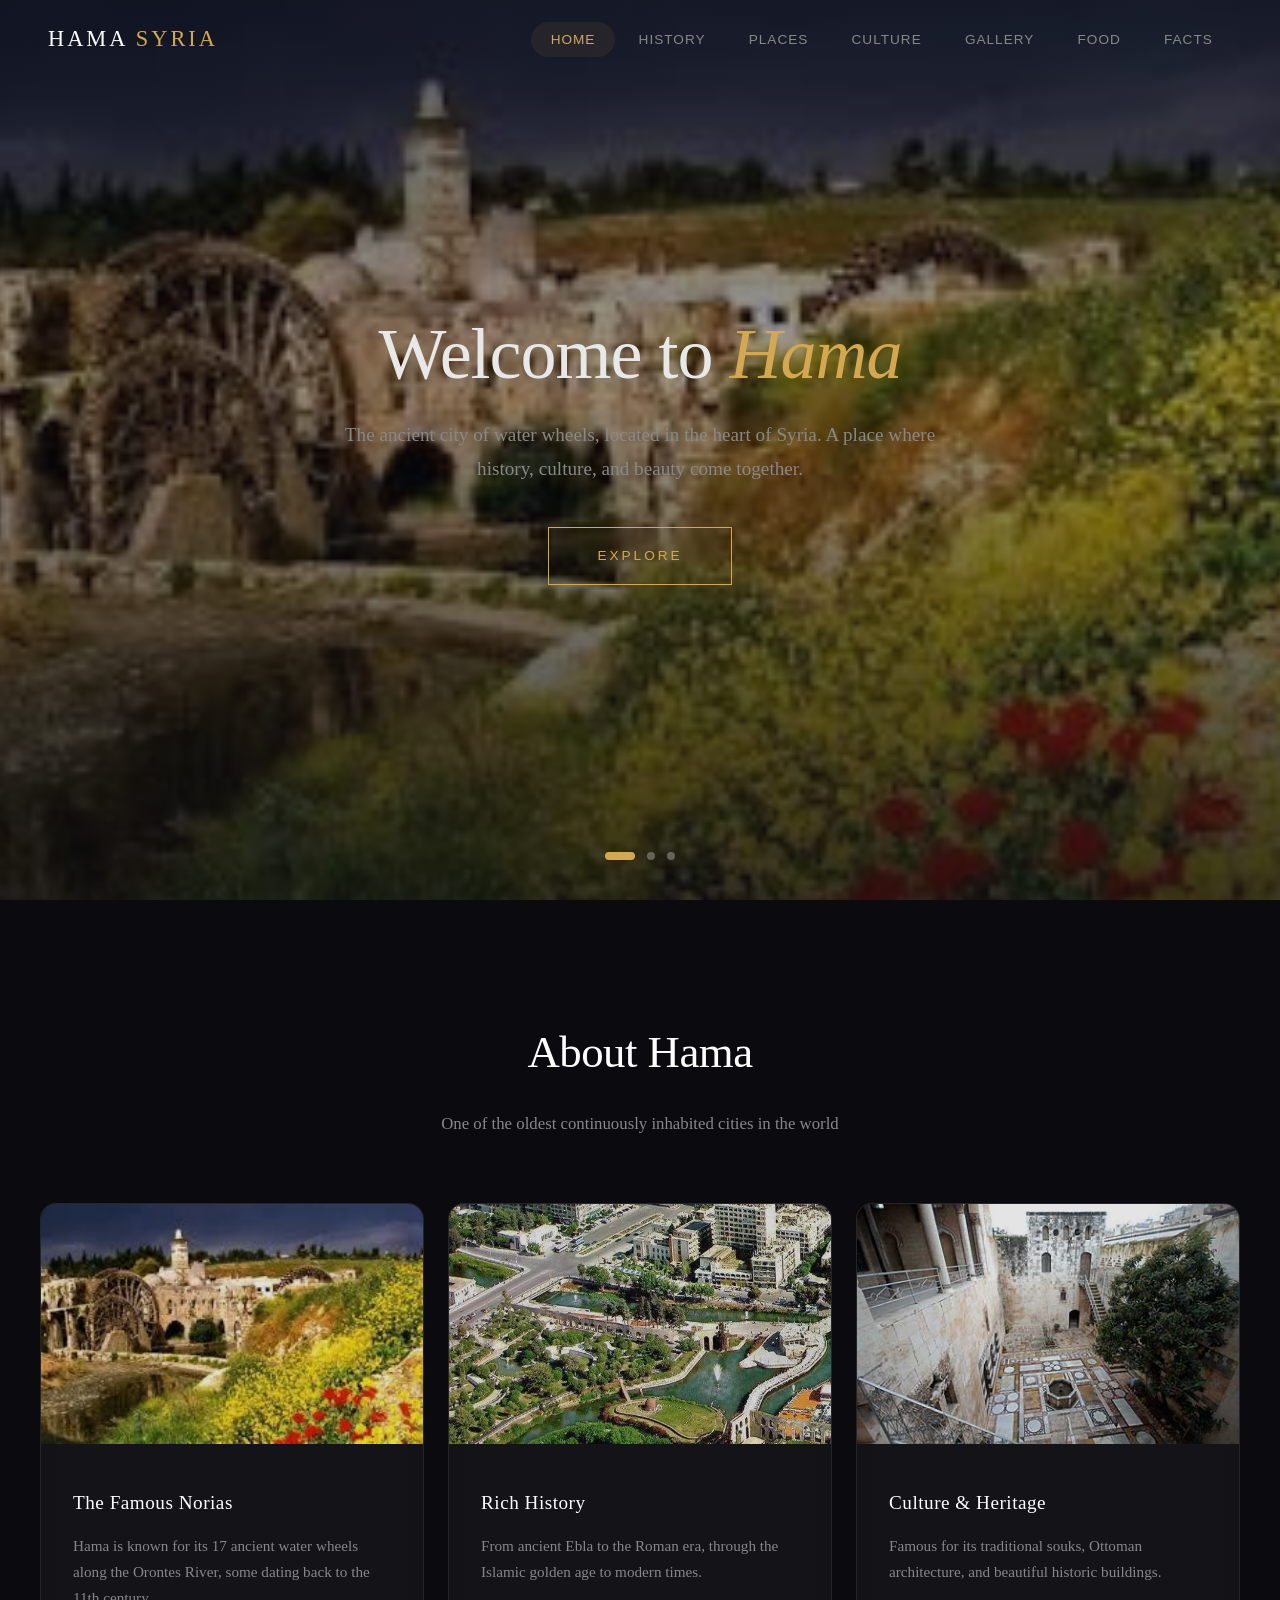
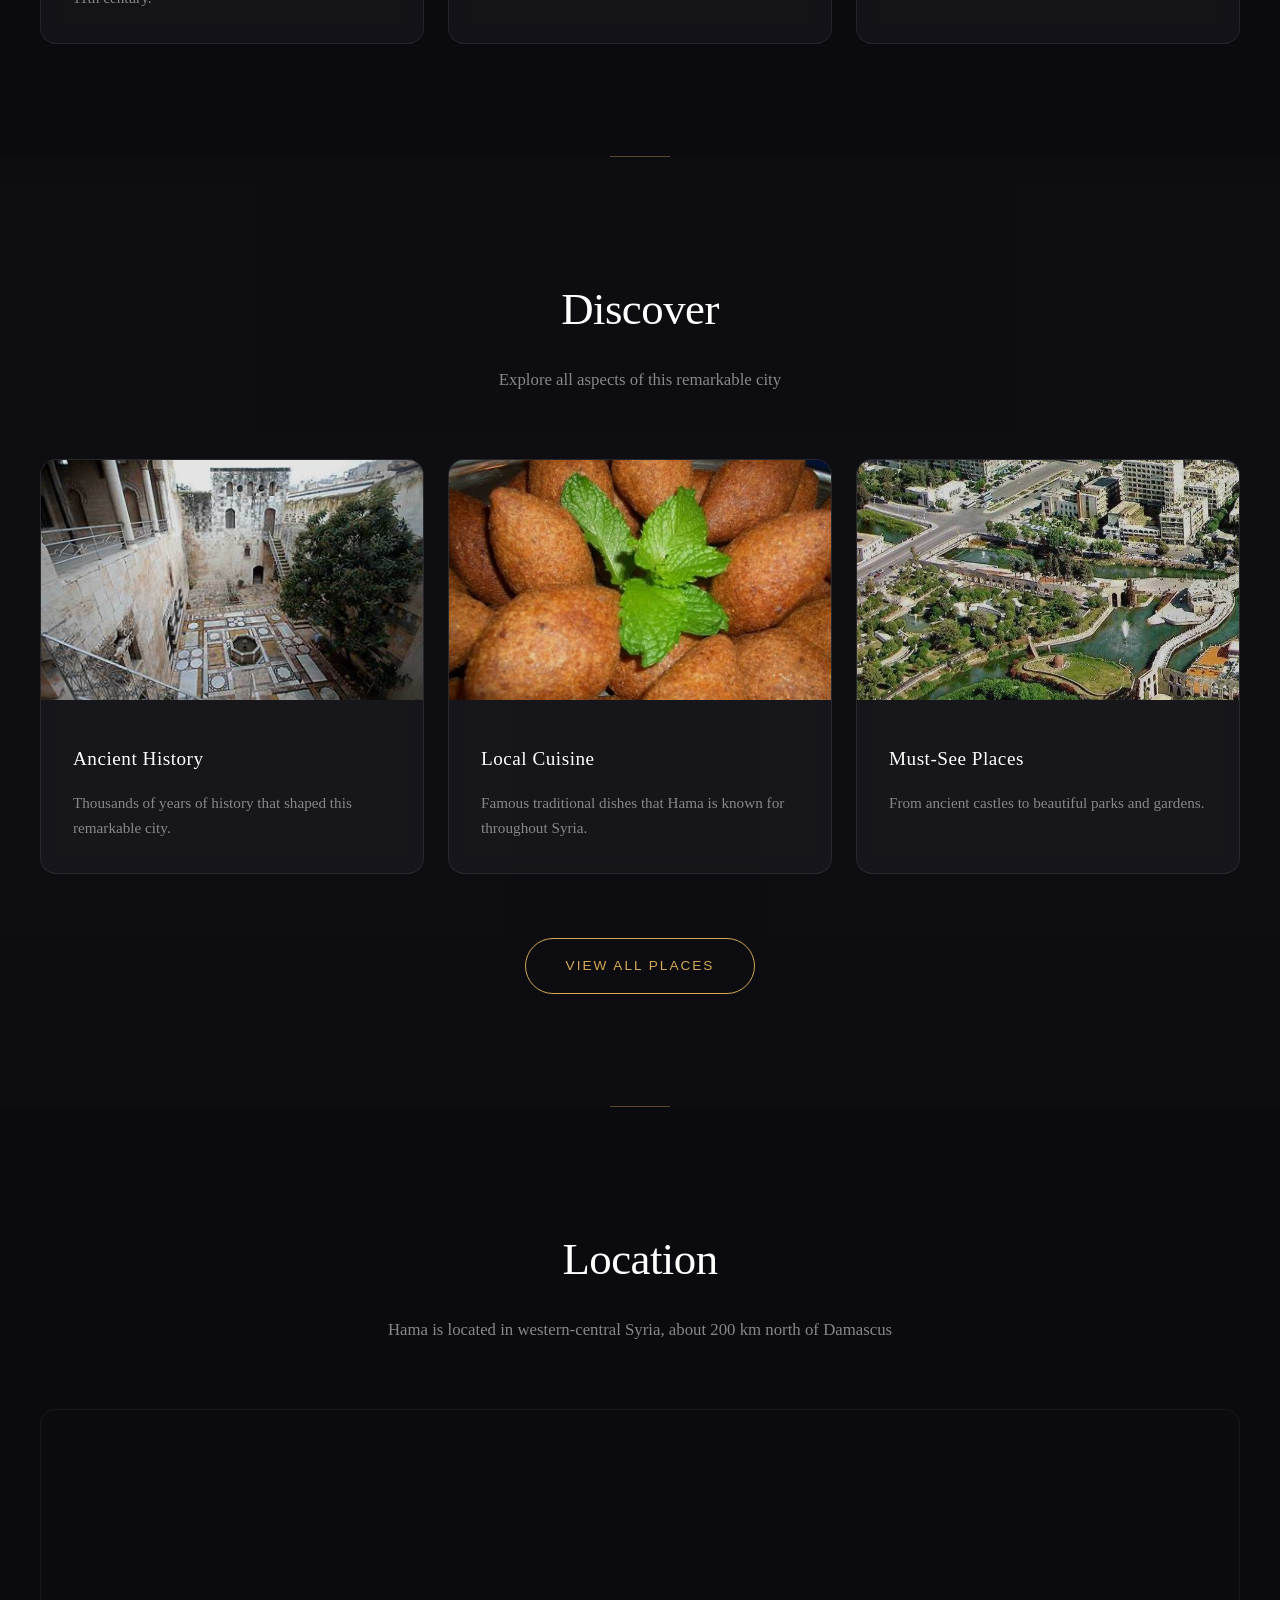
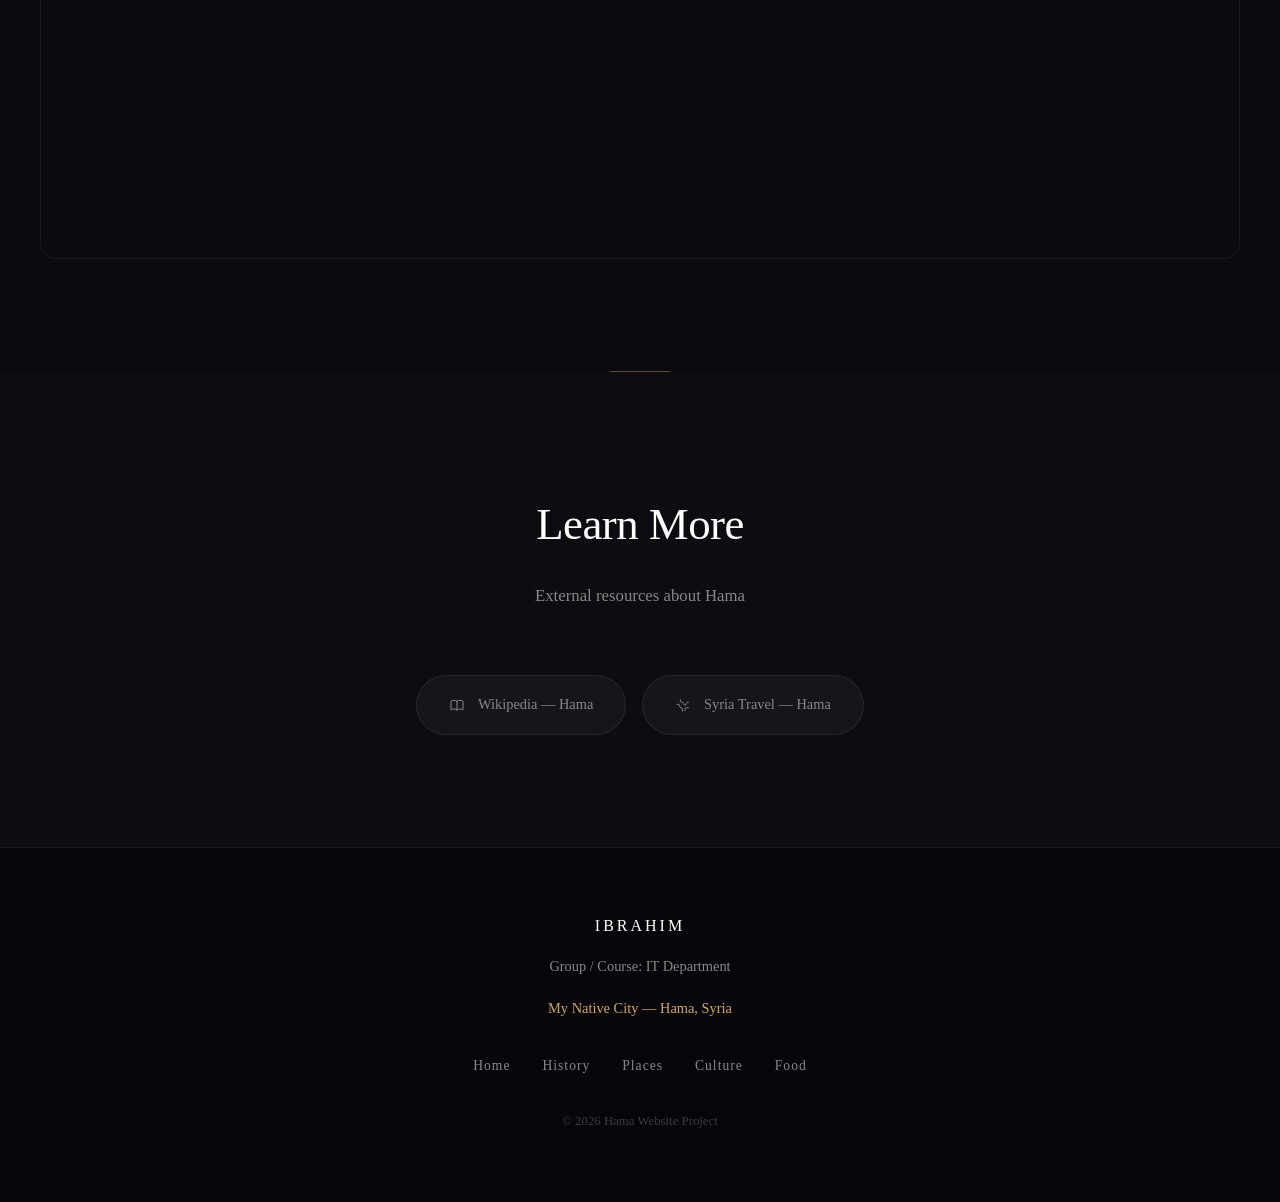
<file: index.html>
<!DOCTYPE html>
<html lang="en">
<head>
  <meta charset="UTF-8">
  <meta name="viewport" content="width=device-width, initial-scale=1.0">
  <title>Hama — The City of Water Wheels</title>
  <link rel="stylesheet" href="css/style.css">
</head>
<body>

  <!-- Navigation -->
  <nav class="navbar">
    <a href="index.html" class="logo">Hama <span>Syria</span></a>
    <ul class="nav-links">
      <li><a href="index.html" class="active">Home</a></li>
      <li><a href="history.html">History</a></li>
      <li><a href="places.html">Places</a></li>
      <li><a href="culture.html">Culture</a></li>
      <li><a href="gallery.html">Gallery</a></li>
      <li><a href="food.html">Food</a></li>
      <li><a href="facts.html">Facts</a></li>
    </ul>
    <button class="hamburger" aria-label="Menu">
      <span></span><span></span><span></span>
    </button>
  </nav>

  <!-- Hero -->
  <section class="hero">
    <div class="hero-carousel">
      <div class="hero-slide active" style="background-image: url('images/norias.jpg');"></div>
      <div class="hero-slide" style="background-image: url('images/aerial-view.jpg');"></div>
      <div class="hero-slide" style="background-image: url('images/courtyard.jpg');"></div>
    </div>
    <div class="hero-overlay"></div>
    <div class="hero-content">
      <h1>Welcome to <span>Hama</span></h1>
      <p>The ancient city of water wheels, located in the heart of Syria. A place where history, culture, and beauty come together.</p>
      <a href="places.html" class="hero-btn">Explore</a>
    </div>
    <div class="carousel-dots">
      <button class="dot active" aria-label="Slide 1"></button>
      <button class="dot" aria-label="Slide 2"></button>
      <button class="dot" aria-label="Slide 3"></button>
    </div>
  </section>

  <!-- About Hama -->
  <section class="section">
    <div class="container">
      <div class="section-title">
        <h2>About Hama</h2>
        <p>One of the oldest continuously inhabited cities in the world</p>
      </div>
      <div class="cards-grid">
        <div class="card">
          <img src="images/norias.jpg" alt="Norias of Hama" class="card-img">
          <div class="card-body">
            <h3>The Famous Norias</h3>
            <p>Hama is known for its 17 ancient water wheels along the Orontes River, some dating back to the 11th century.</p>
          </div>
        </div>
        <div class="card">
          <img src="images/aerial-view.jpg" alt="Aerial view of Hama" class="card-img">
          <div class="card-body">
            <h3>Rich History</h3>
            <p>From ancient Ebla to the Roman era, through the Islamic golden age to modern times.</p>
          </div>
        </div>
        <div class="card">
          <img src="images/courtyard.jpg" alt="Traditional courtyard" class="card-img">
          <div class="card-body">
            <h3>Culture &amp; Heritage</h3>
            <p>Famous for its traditional souks, Ottoman architecture, and beautiful historic buildings.</p>
          </div>
        </div>
      </div>
    </div>
  </section>

  <div class="divider"></div>

  <!-- Quick Links -->
  <section class="section section-alt">
    <div class="container">
      <div class="section-title">
        <h2>Discover</h2>
        <p>Explore all aspects of this remarkable city</p>
      </div>
      <div class="cards-grid">
        <div class="card">
          <img src="images/courtyard.jpg" alt="History" class="card-img">
          <div class="card-body">
            <h3>Ancient History</h3>
            <p>Thousands of years of history that shaped this remarkable city.</p>
          </div>
        </div>
        <div class="card">
          <img src="images/kibbeh.jpg" alt="Food" class="card-img">
          <div class="card-body">
            <h3>Local Cuisine</h3>
            <p>Famous traditional dishes that Hama is known for throughout Syria.</p>
          </div>
        </div>
        <div class="card">
          <img src="images/aerial-view.jpg" alt="Places" class="card-img">
          <div class="card-body">
            <h3>Must-See Places</h3>
            <p>From ancient castles to beautiful parks and gardens.</p>
          </div>
        </div>
      </div>
      <div style="text-align: center; margin-top: 4rem;">
        <a href="places.html" class="btn">View All Places</a>
      </div>
    </div>
  </section>

  <div class="divider"></div>

  <!-- Map -->
  <section class="section">
    <div class="container">
      <div class="section-title">
        <h2>Location</h2>
        <p>Hama is located in western-central Syria, about 200 km north of Damascus</p>
      </div>
      <div class="map-container">
        <iframe
          src="https://www.google.com/maps/embed?pb=!1m18!1m12!1m3!1d13402.8!2d36.72!3d35.13!2m3!1f0!2f0!3f0!3m2!1i1024!2i768!4f13.1!3m3!1m2!1s0x0%3A0x0!2zHama!5e0!3m2!1sen!2s!4v1"
          allowfullscreen=""
          loading="lazy"
          referrerpolicy="no-referrer-when-downgrade"
          title="Map of Hama, Syria">
        </iframe>
      </div>
    </div>
  </section>

  <div class="divider"></div>

  <!-- External Links -->
  <section class="section section-alt">
    <div class="container">
      <div class="section-title">
        <h2>Learn More</h2>
        <p>External resources about Hama</p>
      </div>
      <div class="external-links">
        <a href="https://en.wikipedia.org/wiki/Hama" target="_blank" rel="noopener" class="link-card">
          <svg xmlns="http://www.w3.org/2000/svg" fill="none" viewBox="0 0 24 24" stroke="currentColor"><path stroke-linecap="round" stroke-linejoin="round" stroke-width="1.5" d="M12 6.253v13m0-13C10.832 5.477 9.246 5 7.5 5S4.168 5.477 3 6.253v13C4.168 18.477 5.754 18 7.5 18s3.332.477 4.5 1.253m0-13C13.168 5.477 14.754 5 16.5 5c1.747 0 3.332.477 4.5 1.253v13C19.832 18.477 18.247 18 16.5 18c-1.746 0-3.332.477-4.5 1.253" /></svg>
          Wikipedia — Hama
        </a>
        <a href="https://www.syria.travel/en/destinations/hama" target="_blank" rel="noopener" class="link-card">
          <svg xmlns="http://www.w3.org/2000/svg" fill="none" viewBox="0 0 24 24" stroke="currentColor"><path stroke-linecap="round" stroke-linejoin="round" stroke-width="1.5" d="M3.055 11H5a2 2 0 012 2v1a2 2 0 002 2 2 2 0 012 2v2.945M8 3.935V5.5A2.5 2.5 0 0010.5 8h.5a2 2 0 012 2 2 2 0 104 0 2 2 0 012-2h1.064M15 20.488V18a2 2 0 012-2h3.064" /></svg>
          Syria Travel — Hama
        </a>
      </div>
    </div>
  </section>

  <!-- Footer -->
  <footer class="footer">
    <div class="footer-content">
      <h3>Ibrahim</h3>
      <p>Group / Course: IT Department</p>
      <p class="project-title">My Native City — Hama, Syria</p>
      <div class="footer-links">
        <a href="index.html">Home</a>
        <a href="history.html">History</a>
        <a href="places.html">Places</a>
        <a href="culture.html">Culture</a>
        <a href="food.html">Food</a>
      </div>
      <p style="margin-top: 2rem; font-size: 0.8rem; opacity: 0.4;">&copy; 2026 Hama Website Project</p>
    </div>
  </footer>

  <script src="js/main.js"></script>
</body>
</html>
</file>
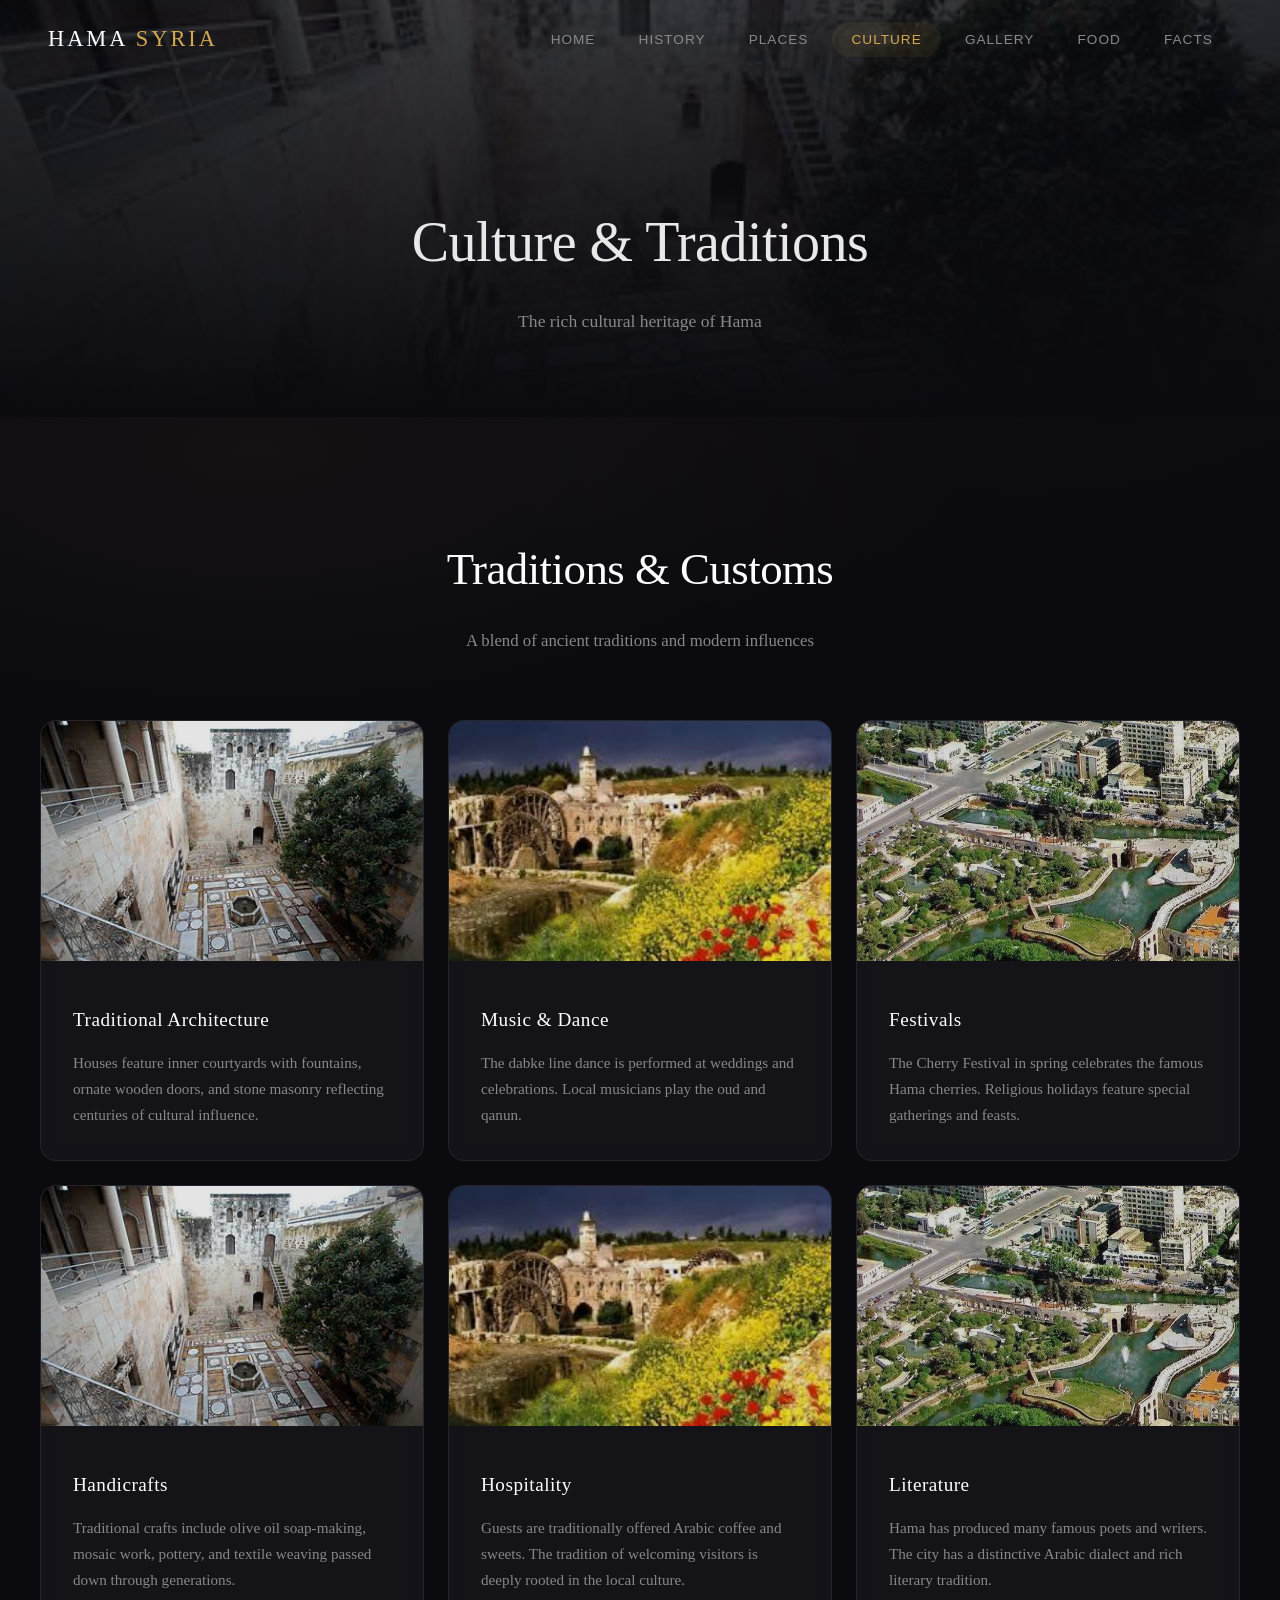
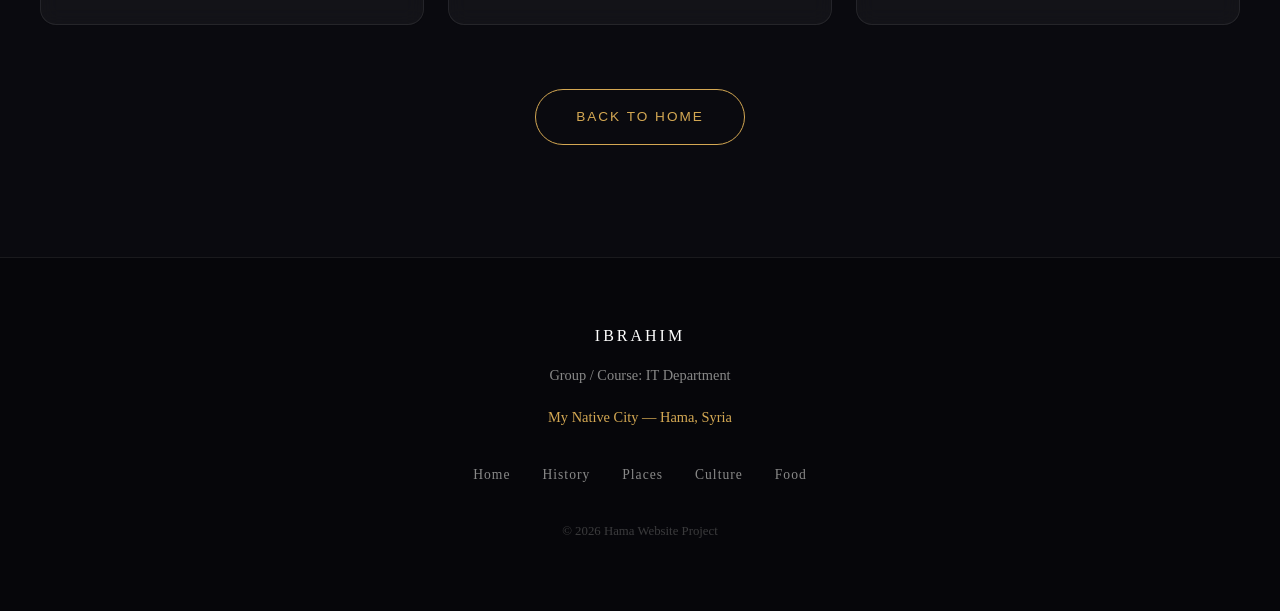
<file: culture.html>
<!DOCTYPE html>
<html lang="en">
<head>
  <meta charset="UTF-8">
  <meta name="viewport" content="width=device-width, initial-scale=1.0">
  <title>Culture &amp; Traditions of Hama</title>
  <link rel="stylesheet" href="css/style.css">
</head>
<body>

  <nav class="navbar">
    <a href="index.html" class="logo">Hama <span>Syria</span></a>
    <ul class="nav-links">
      <li><a href="index.html">Home</a></li>
      <li><a href="history.html">History</a></li>
      <li><a href="places.html">Places</a></li>
      <li><a href="culture.html" class="active">Culture</a></li>
      <li><a href="gallery.html">Gallery</a></li>
      <li><a href="food.html">Food</a></li>
      <li><a href="facts.html">Facts</a></li>
    </ul>
    <button class="hamburger" aria-label="Menu">
      <span></span><span></span><span></span>
    </button>
  </nav>

  <header class="page-header" style="background-image: url('images/courtyard.jpg'); background-size: cover; background-position: center;">
    <h1>Culture &amp; Traditions</h1>
    <p>The rich cultural heritage of Hama</p>
  </header>

  <section class="section">
    <div class="container">
      <div class="section-title">
        <h2>Traditions &amp; Customs</h2>
        <p>A blend of ancient traditions and modern influences</p>
      </div>

      <div class="cards-grid">
        <div class="card">
          <img src="images/courtyard.jpg" alt="Architecture" class="card-img">
          <div class="card-body">
            <h3>Traditional Architecture</h3>
            <p>Houses feature inner courtyards with fountains, ornate wooden doors, and stone masonry reflecting centuries of cultural influence.</p>
          </div>
        </div>
        <div class="card">
          <img src="images/norias.jpg" alt="Music and Dance" class="card-img">
          <div class="card-body">
            <h3>Music &amp; Dance</h3>
            <p>The dabke line dance is performed at weddings and celebrations. Local musicians play the oud and qanun.</p>
          </div>
        </div>
        <div class="card">
          <img src="images/aerial-view.jpg" alt="Festivals" class="card-img">
          <div class="card-body">
            <h3>Festivals</h3>
            <p>The Cherry Festival in spring celebrates the famous Hama cherries. Religious holidays feature special gatherings and feasts.</p>
          </div>
        </div>
        <div class="card">
          <img src="images/courtyard.jpg" alt="Handicrafts" class="card-img">
          <div class="card-body">
            <h3>Handicrafts</h3>
            <p>Traditional crafts include olive oil soap-making, mosaic work, pottery, and textile weaving passed down through generations.</p>
          </div>
        </div>
        <div class="card">
          <img src="images/norias.jpg" alt="Hospitality" class="card-img">
          <div class="card-body">
            <h3>Hospitality</h3>
            <p>Guests are traditionally offered Arabic coffee and sweets. The tradition of welcoming visitors is deeply rooted in the local culture.</p>
          </div>
        </div>
        <div class="card">
          <img src="images/aerial-view.jpg" alt="Literature" class="card-img">
          <div class="card-body">
            <h3>Literature</h3>
            <p>Hama has produced many famous poets and writers. The city has a distinctive Arabic dialect and rich literary tradition.</p>
          </div>
        </div>
      </div>

      <div style="text-align: center; margin-top: 4rem;">
        <a href="index.html" class="btn">Back to Home</a>
      </div>
    </div>
  </section>

  <footer class="footer">
    <div class="footer-content">
      <h3>Ibrahim</h3>
      <p>Group / Course: IT Department</p>
      <p class="project-title">My Native City — Hama, Syria</p>
      <div class="footer-links">
        <a href="index.html">Home</a>
        <a href="history.html">History</a>
        <a href="places.html">Places</a>
        <a href="culture.html">Culture</a>
        <a href="food.html">Food</a>
      </div>
      <p style="margin-top: 2rem; font-size: 0.8rem; opacity: 0.4;">&copy; 2026 Hama Website Project</p>
    </div>
  </footer>

  <script src="js/main.js"></script>
</body>
</html>
</file>
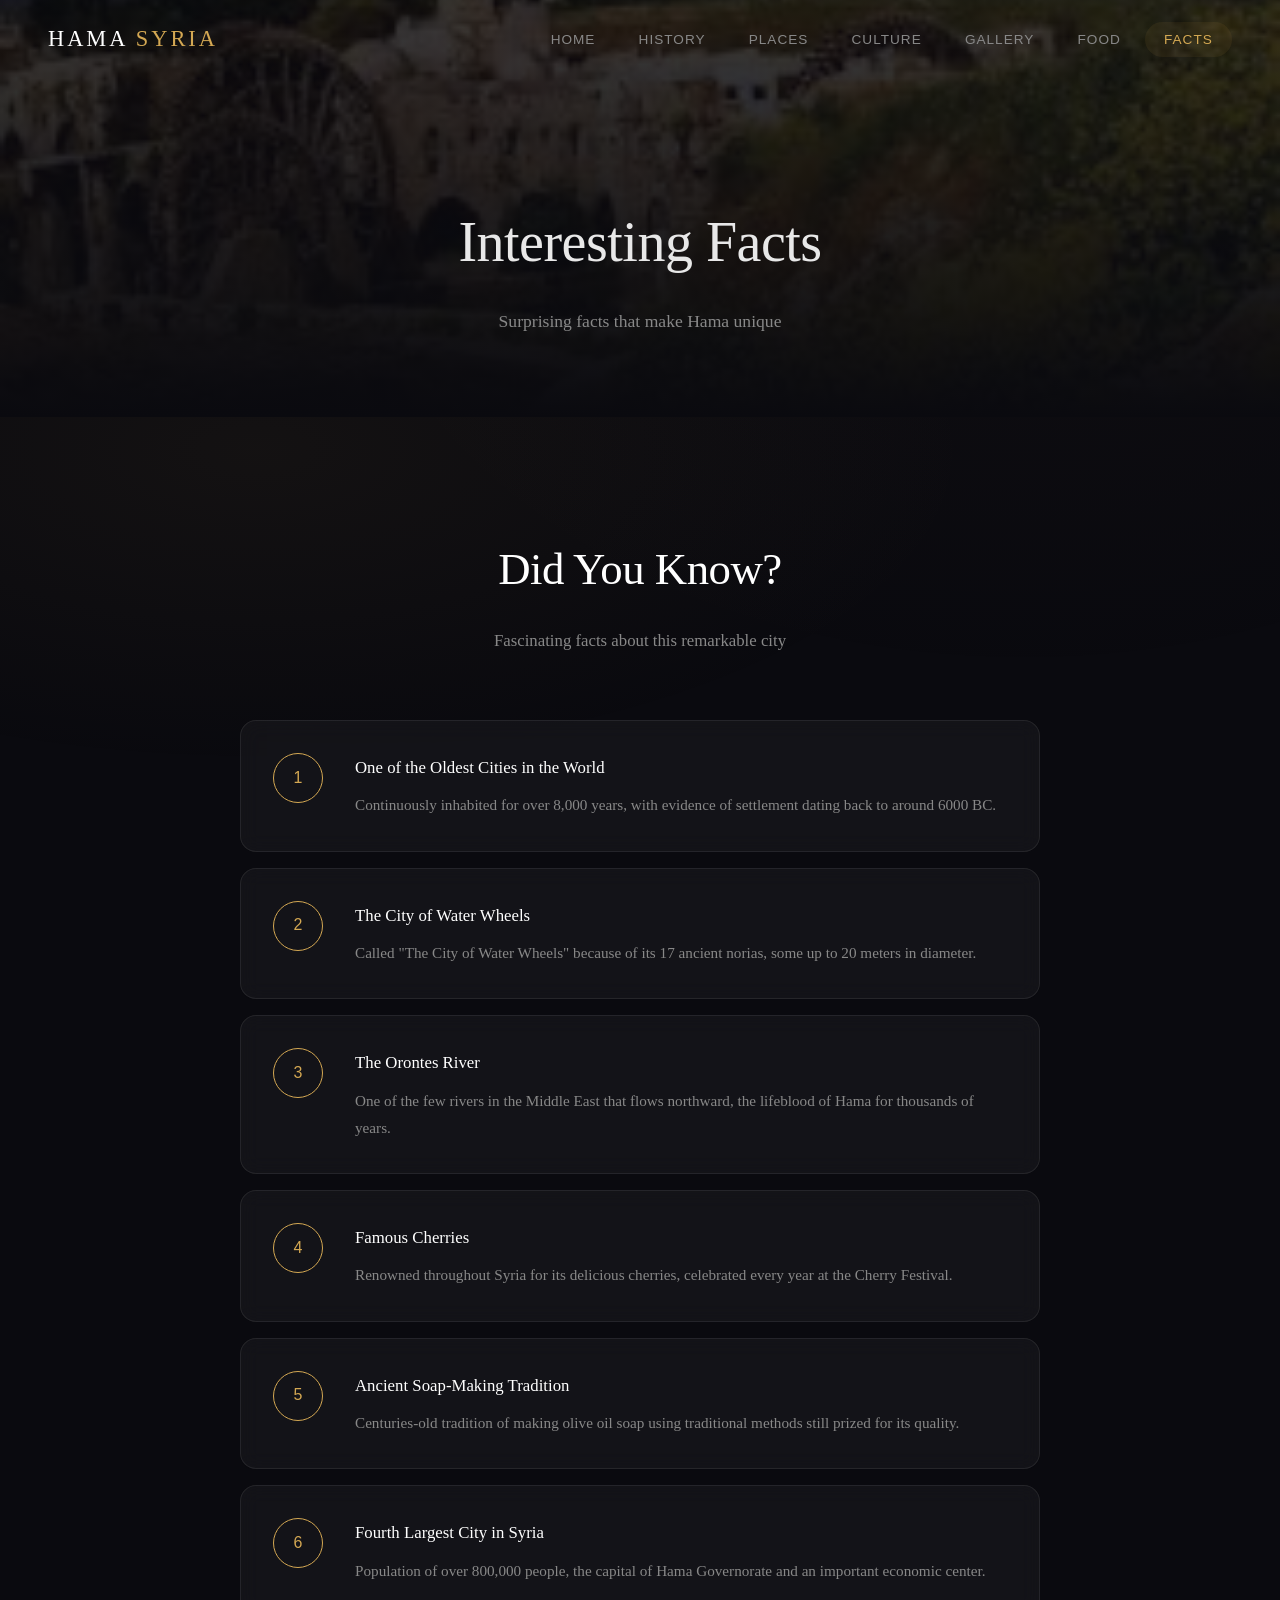
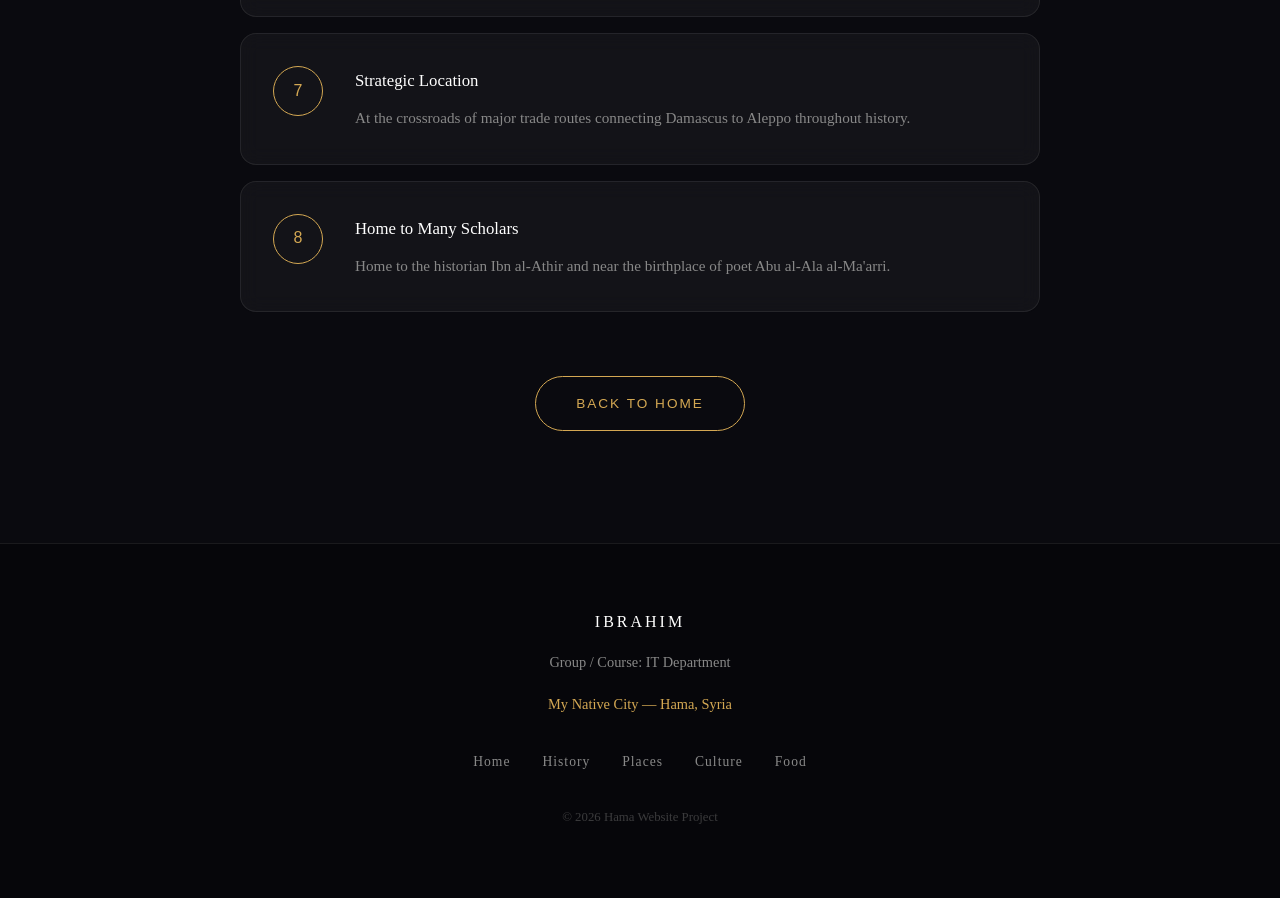
<file: facts.html>
<!DOCTYPE html>
<html lang="en">
<head>
  <meta charset="UTF-8">
  <meta name="viewport" content="width=device-width, initial-scale=1.0">
  <title>Interesting Facts about Hama</title>
  <link rel="stylesheet" href="css/style.css">
</head>
<body>

  <nav class="navbar">
    <a href="index.html" class="logo">Hama <span>Syria</span></a>
    <ul class="nav-links">
      <li><a href="index.html">Home</a></li>
      <li><a href="history.html">History</a></li>
      <li><a href="places.html">Places</a></li>
      <li><a href="culture.html">Culture</a></li>
      <li><a href="gallery.html">Gallery</a></li>
      <li><a href="food.html">Food</a></li>
      <li><a href="facts.html" class="active">Facts</a></li>
    </ul>
    <button class="hamburger" aria-label="Menu">
      <span></span><span></span><span></span>
    </button>
  </nav>

  <header class="page-header" style="background-image: url('images/norias.jpg'); background-size: cover; background-position: center;">
    <h1>Interesting Facts</h1>
    <p>Surprising facts that make Hama unique</p>
  </header>

  <section class="section">
    <div class="container">
      <div class="section-title">
        <h2>Did You Know?</h2>
        <p>Fascinating facts about this remarkable city</p>
      </div>

      <div class="facts-list">
        <div class="fact-item">
          <div class="fact-number">1</div>
          <div class="fact-content">
            <h3>One of the Oldest Cities in the World</h3>
            <p>Continuously inhabited for over 8,000 years, with evidence of settlement dating back to around 6000 BC.</p>
          </div>
        </div>
        <div class="fact-item">
          <div class="fact-number">2</div>
          <div class="fact-content">
            <h3>The City of Water Wheels</h3>
            <p>Called "The City of Water Wheels" because of its 17 ancient norias, some up to 20 meters in diameter.</p>
          </div>
        </div>
        <div class="fact-item">
          <div class="fact-number">3</div>
          <div class="fact-content">
            <h3>The Orontes River</h3>
            <p>One of the few rivers in the Middle East that flows northward, the lifeblood of Hama for thousands of years.</p>
          </div>
        </div>
        <div class="fact-item">
          <div class="fact-number">4</div>
          <div class="fact-content">
            <h3>Famous Cherries</h3>
            <p>Renowned throughout Syria for its delicious cherries, celebrated every year at the Cherry Festival.</p>
          </div>
        </div>
        <div class="fact-item">
          <div class="fact-number">5</div>
          <div class="fact-content">
            <h3>Ancient Soap-Making Tradition</h3>
            <p>Centuries-old tradition of making olive oil soap using traditional methods still prized for its quality.</p>
          </div>
        </div>
        <div class="fact-item">
          <div class="fact-number">6</div>
          <div class="fact-content">
            <h3>Fourth Largest City in Syria</h3>
            <p>Population of over 800,000 people, the capital of Hama Governorate and an important economic center.</p>
          </div>
        </div>
        <div class="fact-item">
          <div class="fact-number">7</div>
          <div class="fact-content">
            <h3>Strategic Location</h3>
            <p>At the crossroads of major trade routes connecting Damascus to Aleppo throughout history.</p>
          </div>
        </div>
        <div class="fact-item">
          <div class="fact-number">8</div>
          <div class="fact-content">
            <h3>Home to Many Scholars</h3>
            <p>Home to the historian Ibn al-Athir and near the birthplace of poet Abu al-Ala al-Ma'arri.</p>
          </div>
        </div>
      </div>

      <div style="text-align: center; margin-top: 4rem;">
        <a href="index.html" class="btn">Back to Home</a>
      </div>
    </div>
  </section>

  <footer class="footer">
    <div class="footer-content">
      <h3>Ibrahim</h3>
      <p>Group / Course: IT Department</p>
      <p class="project-title">My Native City — Hama, Syria</p>
      <div class="footer-links">
        <a href="index.html">Home</a>
        <a href="history.html">History</a>
        <a href="places.html">Places</a>
        <a href="culture.html">Culture</a>
        <a href="food.html">Food</a>
      </div>
      <p style="margin-top: 2rem; font-size: 0.8rem; opacity: 0.4;">&copy; 2026 Hama Website Project</p>
    </div>
  </footer>

  <script src="js/main.js"></script>
</body>
</html>
</file>
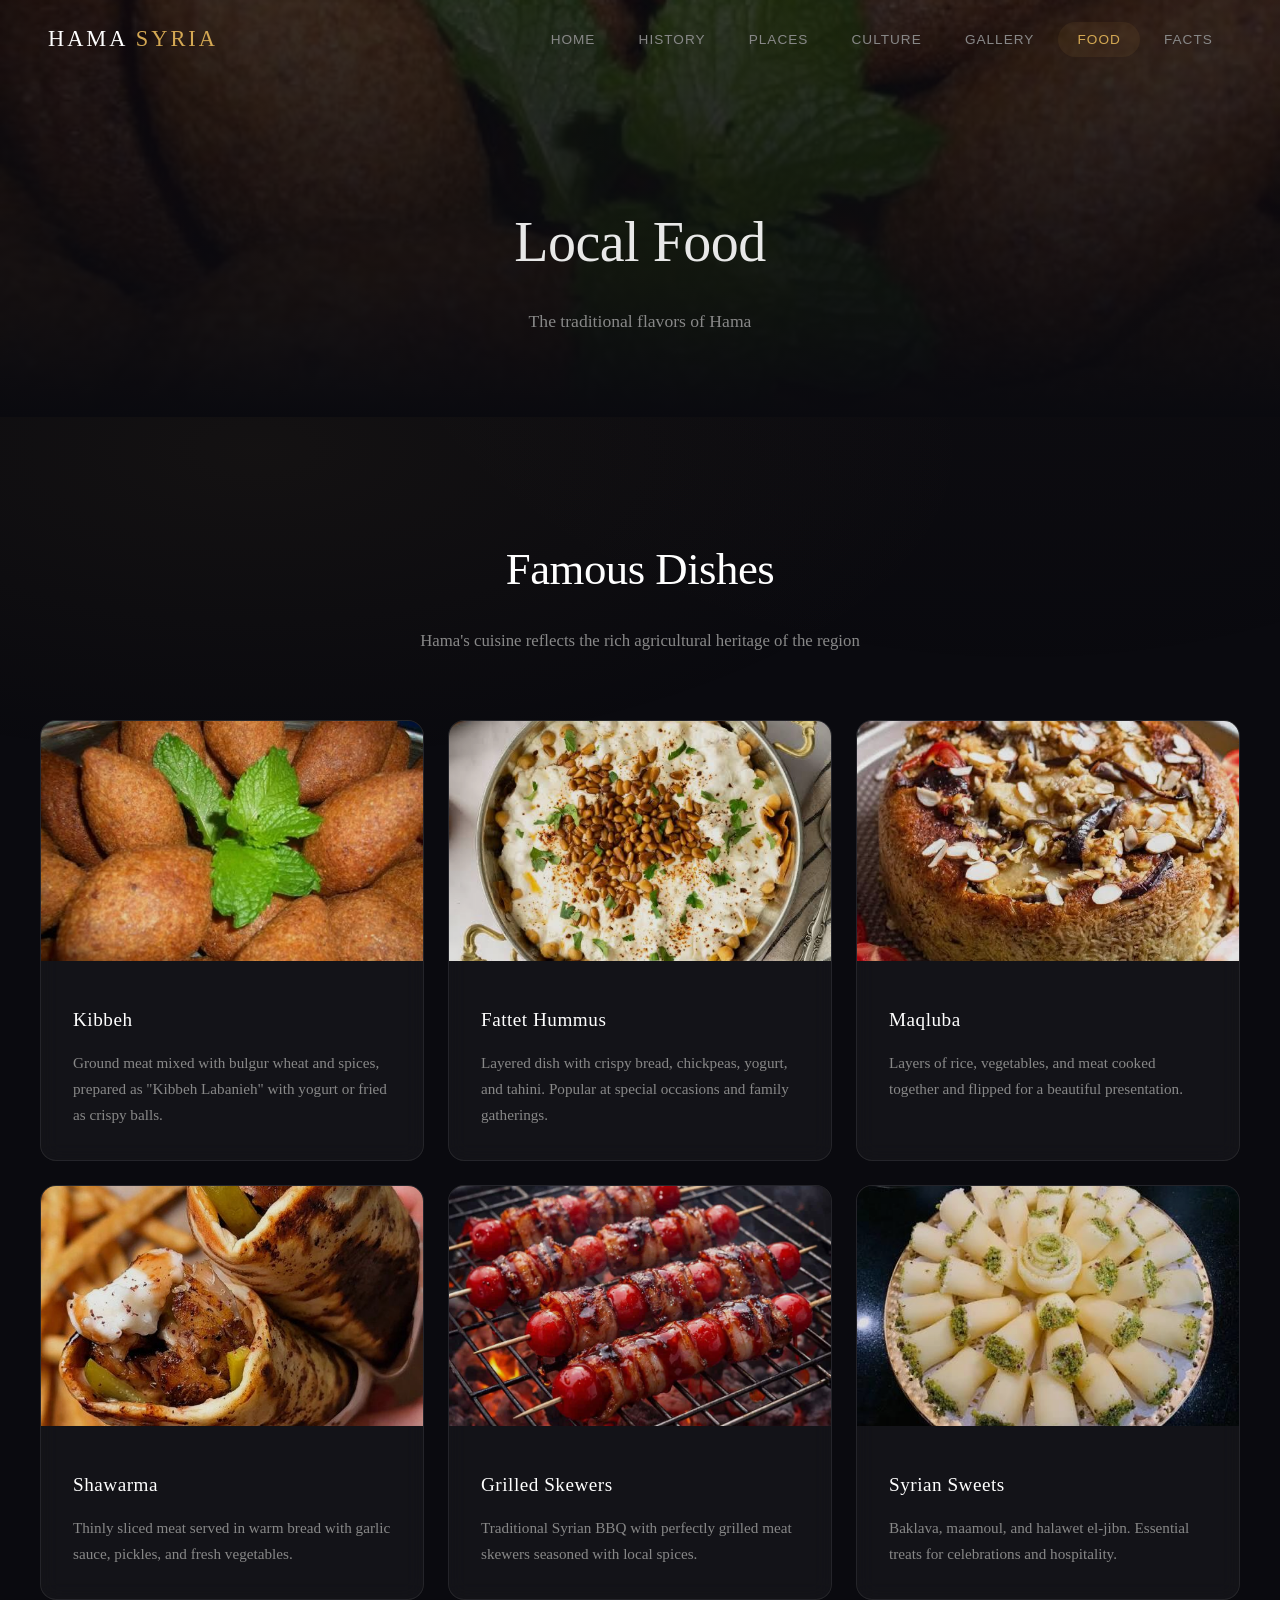
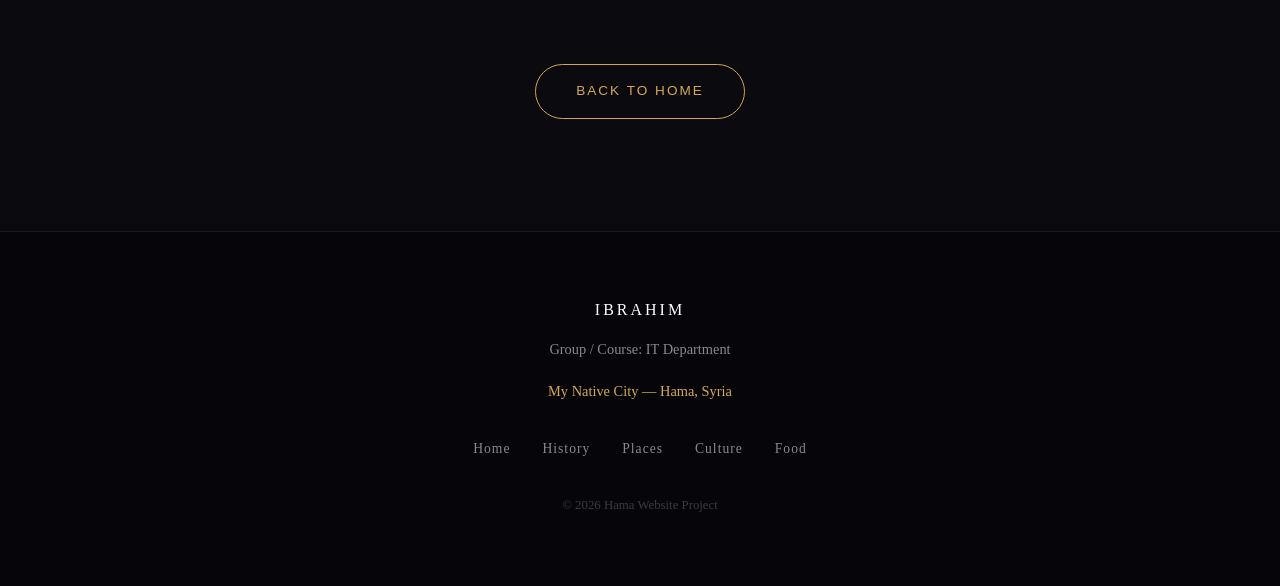
<file: food.html>
<!DOCTYPE html>
<html lang="en">
<head>
  <meta charset="UTF-8">
  <meta name="viewport" content="width=device-width, initial-scale=1.0">
  <title>Local Food of Hama</title>
  <link rel="stylesheet" href="css/style.css">
</head>
<body>

  <nav class="navbar">
    <a href="index.html" class="logo">Hama <span>Syria</span></a>
    <ul class="nav-links">
      <li><a href="index.html">Home</a></li>
      <li><a href="history.html">History</a></li>
      <li><a href="places.html">Places</a></li>
      <li><a href="culture.html">Culture</a></li>
      <li><a href="gallery.html">Gallery</a></li>
      <li><a href="food.html" class="active">Food</a></li>
      <li><a href="facts.html">Facts</a></li>
    </ul>
    <button class="hamburger" aria-label="Menu">
      <span></span><span></span><span></span>
    </button>
  </nav>

  <header class="page-header" style="background-image: url('images/kibbeh.jpg'); background-size: cover; background-position: center;">
    <h1>Local Food</h1>
    <p>The traditional flavors of Hama</p>
  </header>

  <section class="section">
    <div class="container">
      <div class="section-title">
        <h2>Famous Dishes</h2>
        <p>Hama's cuisine reflects the rich agricultural heritage of the region</p>
      </div>

      <div class="cards-grid">
        <div class="card">
          <img src="images/kibbeh.jpg" alt="Kibbeh" class="card-img">
          <div class="card-body">
            <h3>Kibbeh</h3>
            <p>Ground meat mixed with bulgur wheat and spices, prepared as "Kibbeh Labanieh" with yogurt or fried as crispy balls.</p>
          </div>
        </div>
        <div class="card">
          <img src="images/fatteh.jpg" alt="Fattet Hummus" class="card-img">
          <div class="card-body">
            <h3>Fattet Hummus</h3>
            <p>Layered dish with crispy bread, chickpeas, yogurt, and tahini. Popular at special occasions and family gatherings.</p>
          </div>
        </div>
        <div class="card">
          <img src="images/maqluba.jpg" alt="Maqluba" class="card-img">
          <div class="card-body">
            <h3>Maqluba</h3>
            <p>Layers of rice, vegetables, and meat cooked together and flipped for a beautiful presentation.</p>
          </div>
        </div>
        <div class="card">
          <img src="images/shawarma.jpg" alt="Shawarma" class="card-img">
          <div class="card-body">
            <h3>Shawarma</h3>
            <p>Thinly sliced meat served in warm bread with garlic sauce, pickles, and fresh vegetables.</p>
          </div>
        </div>
        <div class="card">
          <img src="images/bbq.jpg" alt="BBQ" class="card-img">
          <div class="card-body">
            <h3>Grilled Skewers</h3>
            <p>Traditional Syrian BBQ with perfectly grilled meat skewers seasoned with local spices.</p>
          </div>
        </div>
        <div class="card">
          <img src="images/desserts.jpg" alt="Sweets" class="card-img">
          <div class="card-body">
            <h3>Syrian Sweets</h3>
            <p>Baklava, maamoul, and halawet el-jibn. Essential treats for celebrations and hospitality.</p>
          </div>
        </div>
      </div>

      <div style="text-align: center; margin-top: 4rem;">
        <a href="index.html" class="btn">Back to Home</a>
      </div>
    </div>
  </section>

  <footer class="footer">
    <div class="footer-content">
      <h3>Ibrahim</h3>
      <p>Group / Course: IT Department</p>
      <p class="project-title">My Native City — Hama, Syria</p>
      <div class="footer-links">
        <a href="index.html">Home</a>
        <a href="history.html">History</a>
        <a href="places.html">Places</a>
        <a href="culture.html">Culture</a>
        <a href="food.html">Food</a>
      </div>
      <p style="margin-top: 2rem; font-size: 0.8rem; opacity: 0.4;">&copy; 2026 Hama Website Project</p>
    </div>
  </footer>

  <script src="js/main.js"></script>
</body>
</html>
</file>
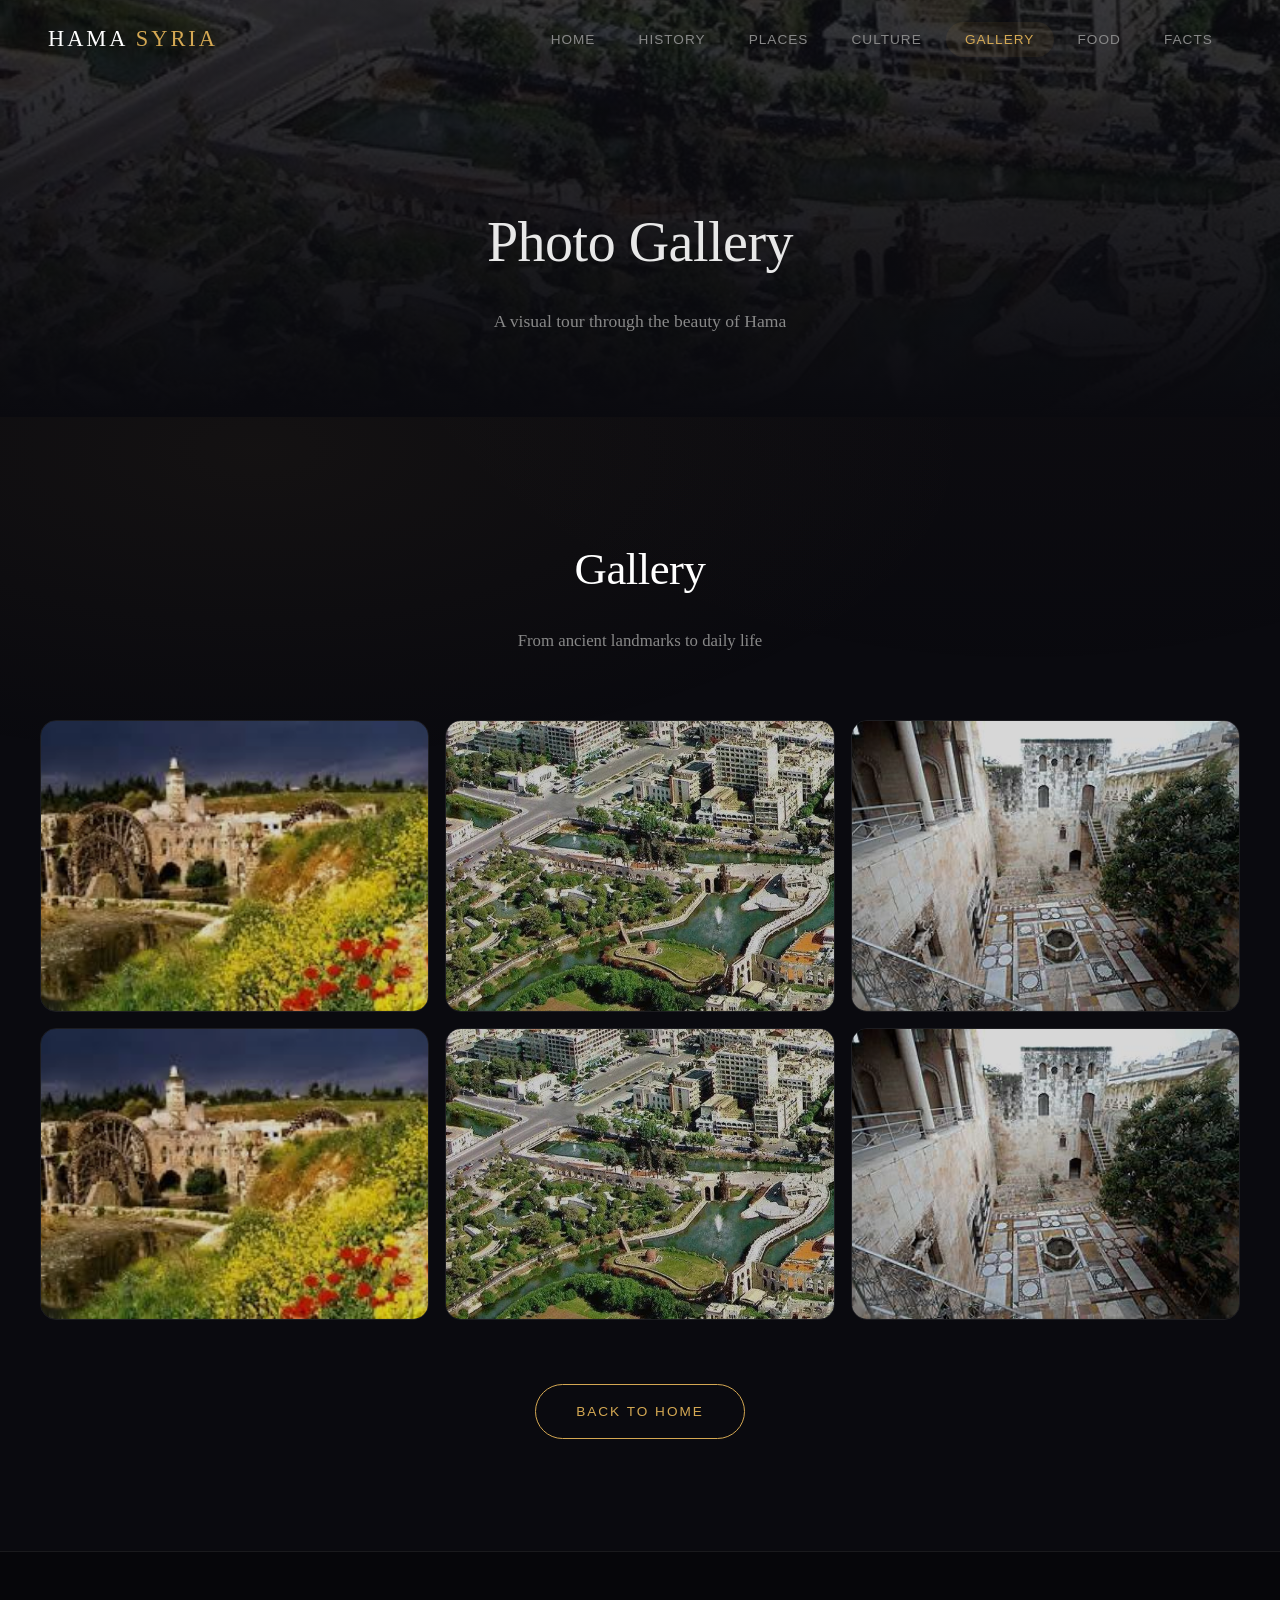
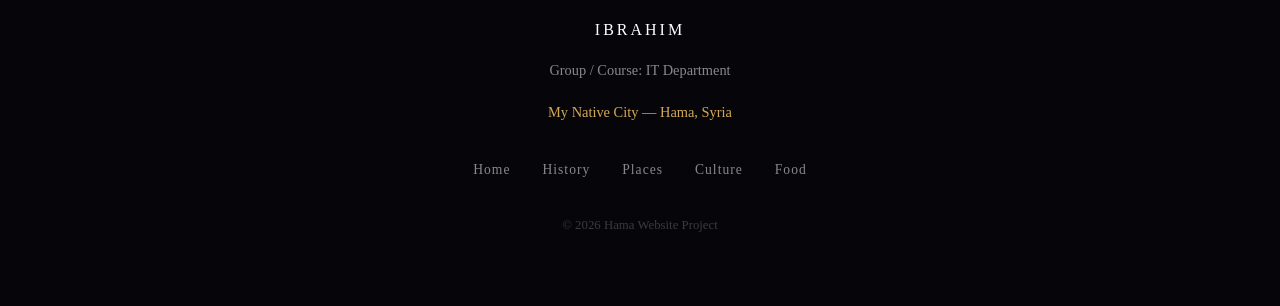
<file: gallery.html>
<!DOCTYPE html>
<html lang="en">
<head>
  <meta charset="UTF-8">
  <meta name="viewport" content="width=device-width, initial-scale=1.0">
  <title>Gallery — Hama</title>
  <link rel="stylesheet" href="css/style.css">
</head>
<body>

  <nav class="navbar">
    <a href="index.html" class="logo">Hama <span>Syria</span></a>
    <ul class="nav-links">
      <li><a href="index.html">Home</a></li>
      <li><a href="history.html">History</a></li>
      <li><a href="places.html">Places</a></li>
      <li><a href="culture.html">Culture</a></li>
      <li><a href="gallery.html" class="active">Gallery</a></li>
      <li><a href="food.html">Food</a></li>
      <li><a href="facts.html">Facts</a></li>
    </ul>
    <button class="hamburger" aria-label="Menu">
      <span></span><span></span><span></span>
    </button>
  </nav>

  <header class="page-header" style="background-image: url('images/aerial-view.jpg'); background-size: cover; background-position: center;">
    <h1>Photo Gallery</h1>
    <p>A visual tour through the beauty of Hama</p>
  </header>

  <section class="section">
    <div class="container">
      <div class="section-title">
        <h2>Gallery</h2>
        <p>From ancient landmarks to daily life</p>
      </div>

      <div class="gallery-grid">
        <div class="gallery-item">
          <img src="images/norias.jpg" alt="Norias of Hama">
          <div class="gallery-caption">The famous Norias along the Orontes River</div>
        </div>
        <div class="gallery-item">
          <img src="images/aerial-view.jpg" alt="Aerial view of Hama">
          <div class="gallery-caption">Aerial view of Hama showing the Orontes River</div>
        </div>
        <div class="gallery-item">
          <img src="images/courtyard.jpg" alt="Historic courtyard">
          <div class="gallery-caption">Traditional courtyard in an old Hama building</div>
        </div>
        <div class="gallery-item">
          <img src="images/norias.jpg" alt="Norias at sunset">
          <div class="gallery-caption">The norias illuminated at sunset</div>
        </div>
        <div class="gallery-item">
          <img src="images/aerial-view.jpg" alt="River view">
          <div class="gallery-caption">The Orontes River flowing through the city</div>
        </div>
        <div class="gallery-item">
          <img src="images/courtyard.jpg" alt="Old architecture">
          <div class="gallery-caption">Ottoman architecture in the old quarter</div>
        </div>
      </div>

      <div style="text-align: center; margin-top: 4rem;">
        <a href="index.html" class="btn">Back to Home</a>
      </div>
    </div>
  </section>

  <footer class="footer">
    <div class="footer-content">
      <h3>Ibrahim</h3>
      <p>Group / Course: IT Department</p>
      <p class="project-title">My Native City — Hama, Syria</p>
      <div class="footer-links">
        <a href="index.html">Home</a>
        <a href="history.html">History</a>
        <a href="places.html">Places</a>
        <a href="culture.html">Culture</a>
        <a href="food.html">Food</a>
      </div>
      <p style="margin-top: 2rem; font-size: 0.8rem; opacity: 0.4;">&copy; 2026 Hama Website Project</p>
    </div>
  </footer>

  <script src="js/main.js"></script>
</body>
</html>
</file>
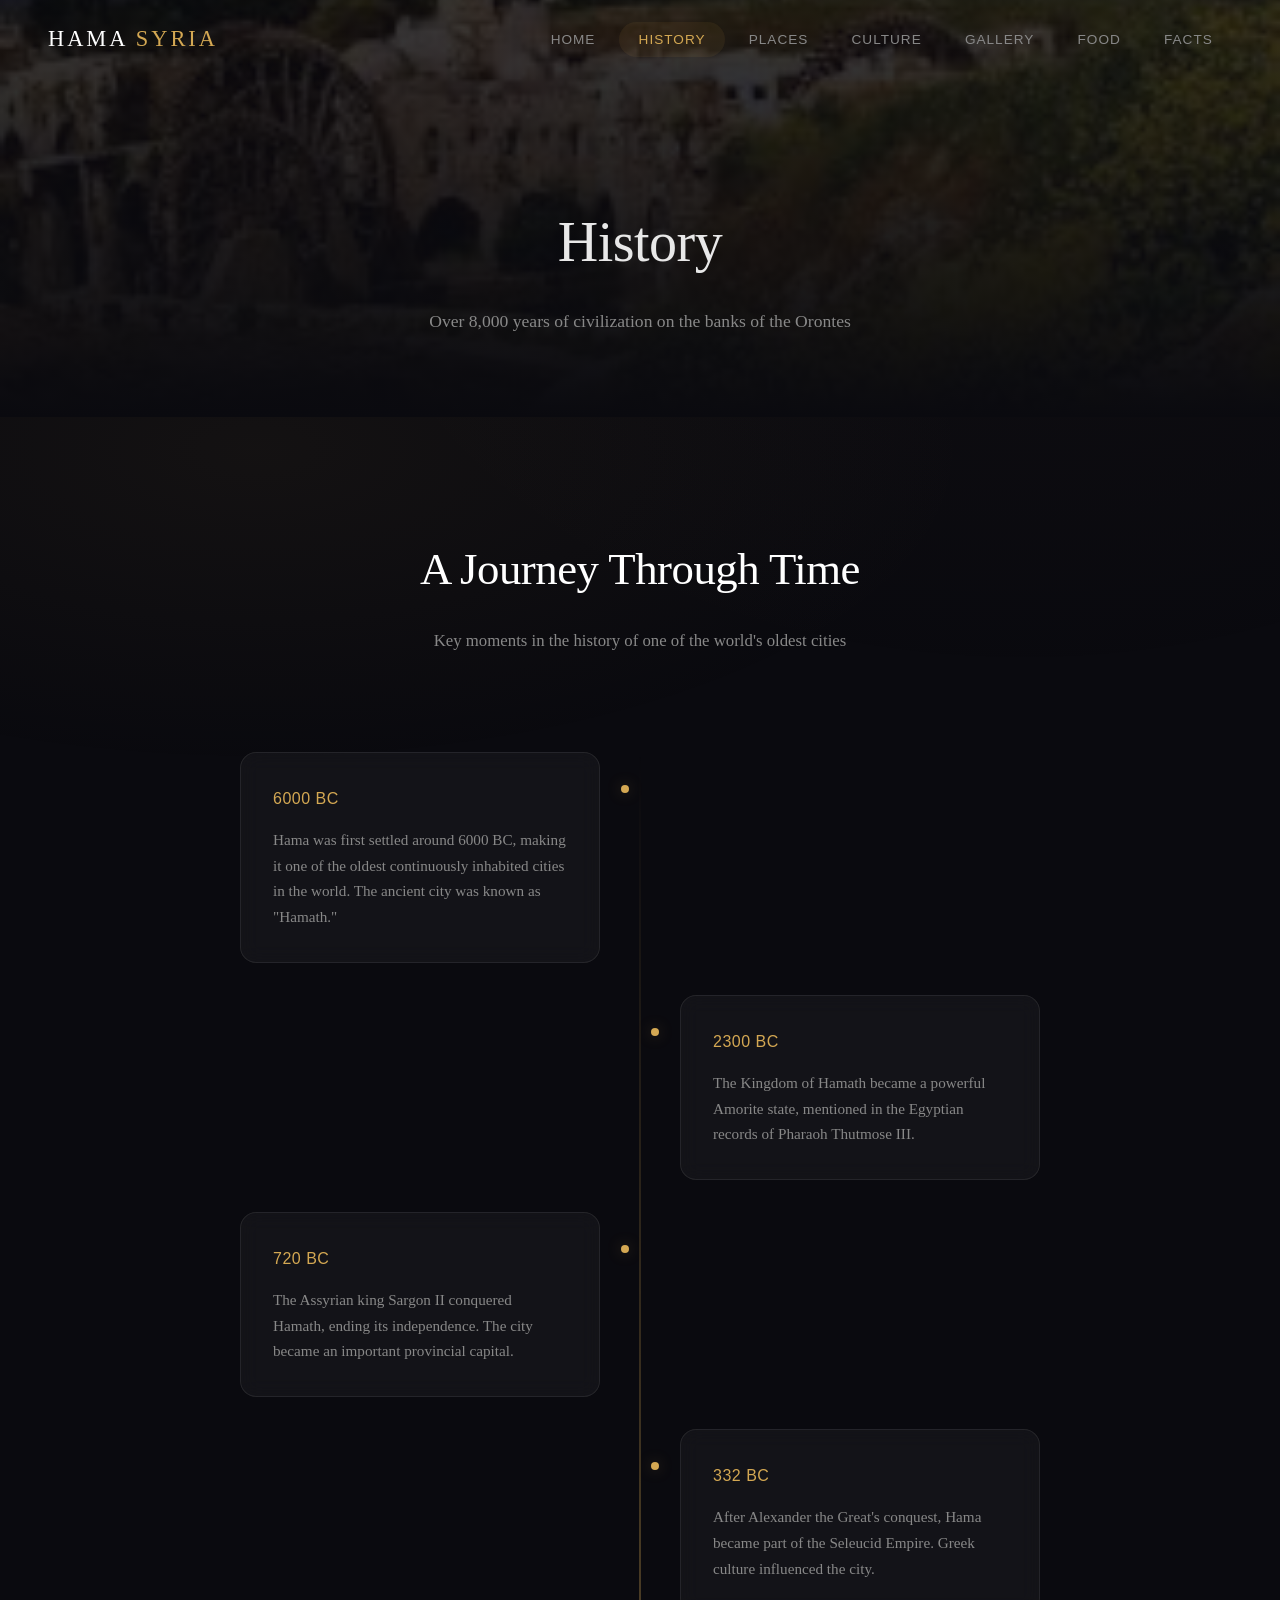
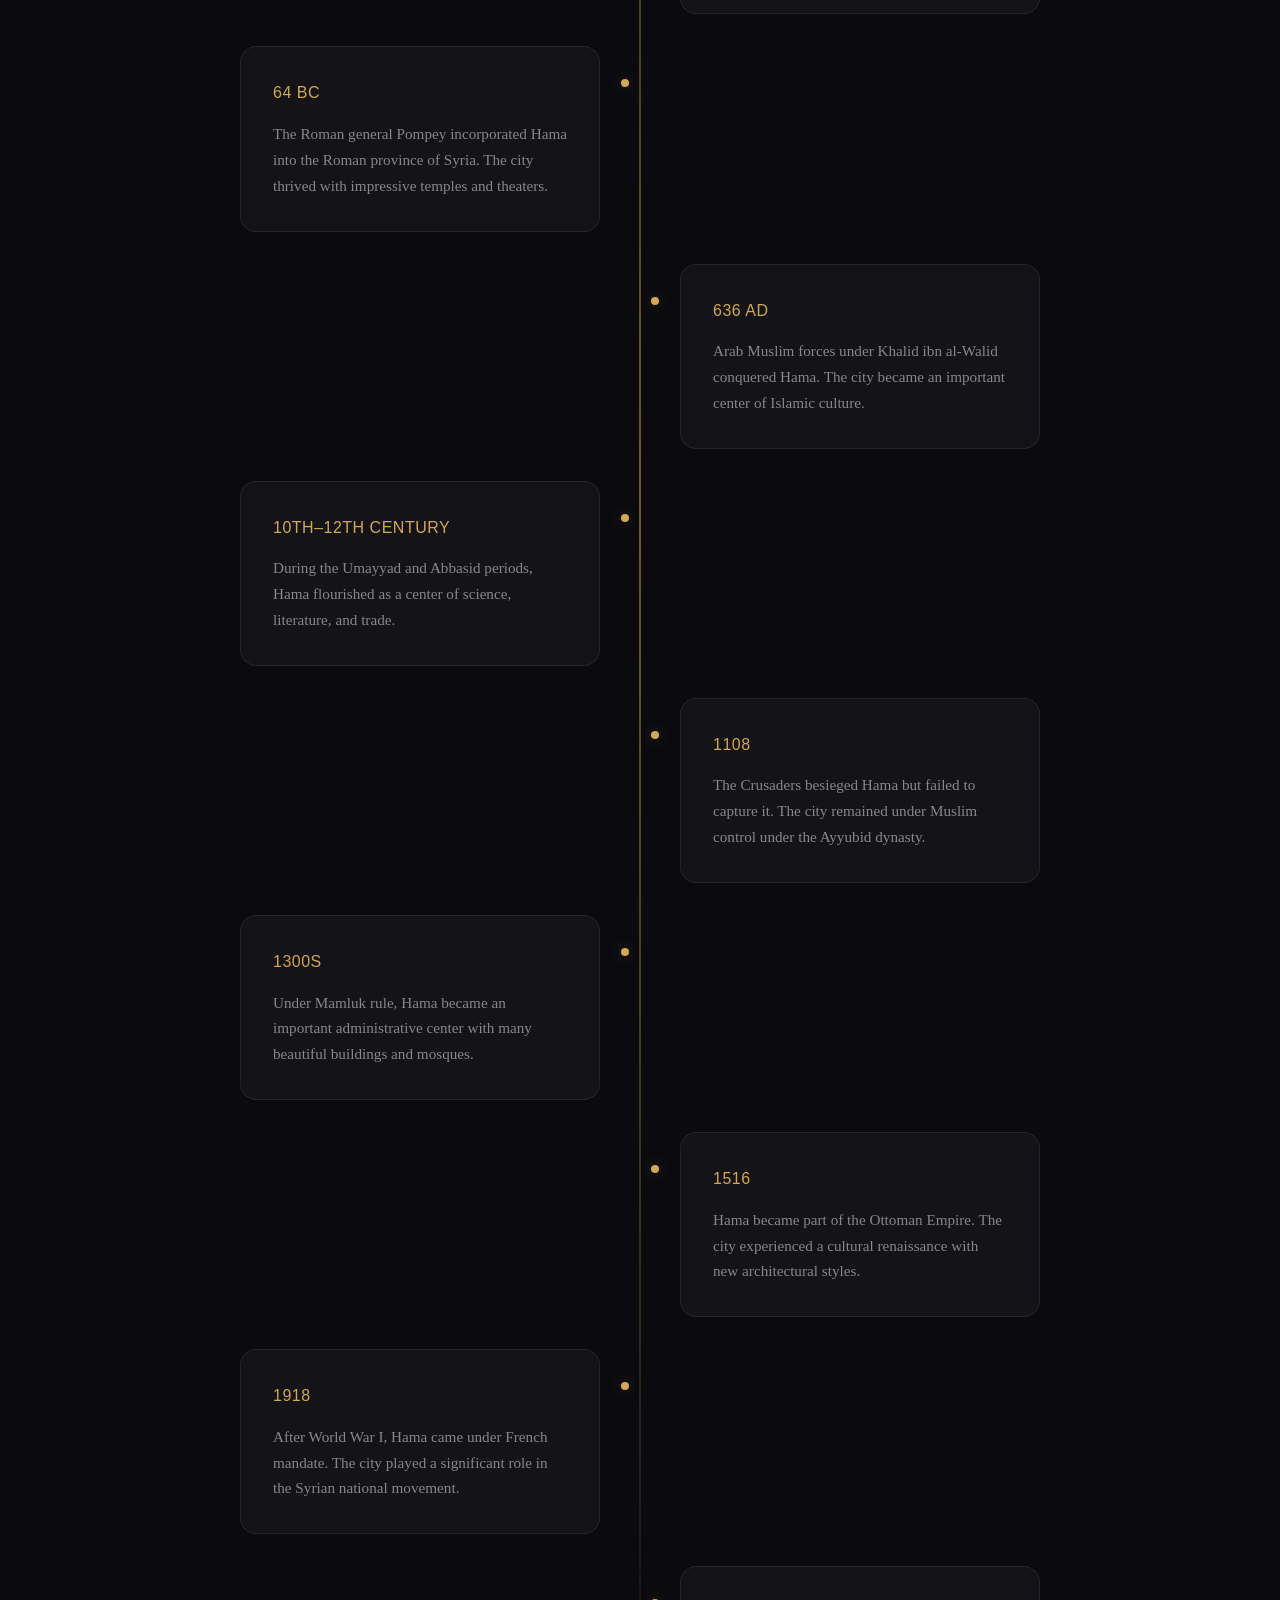
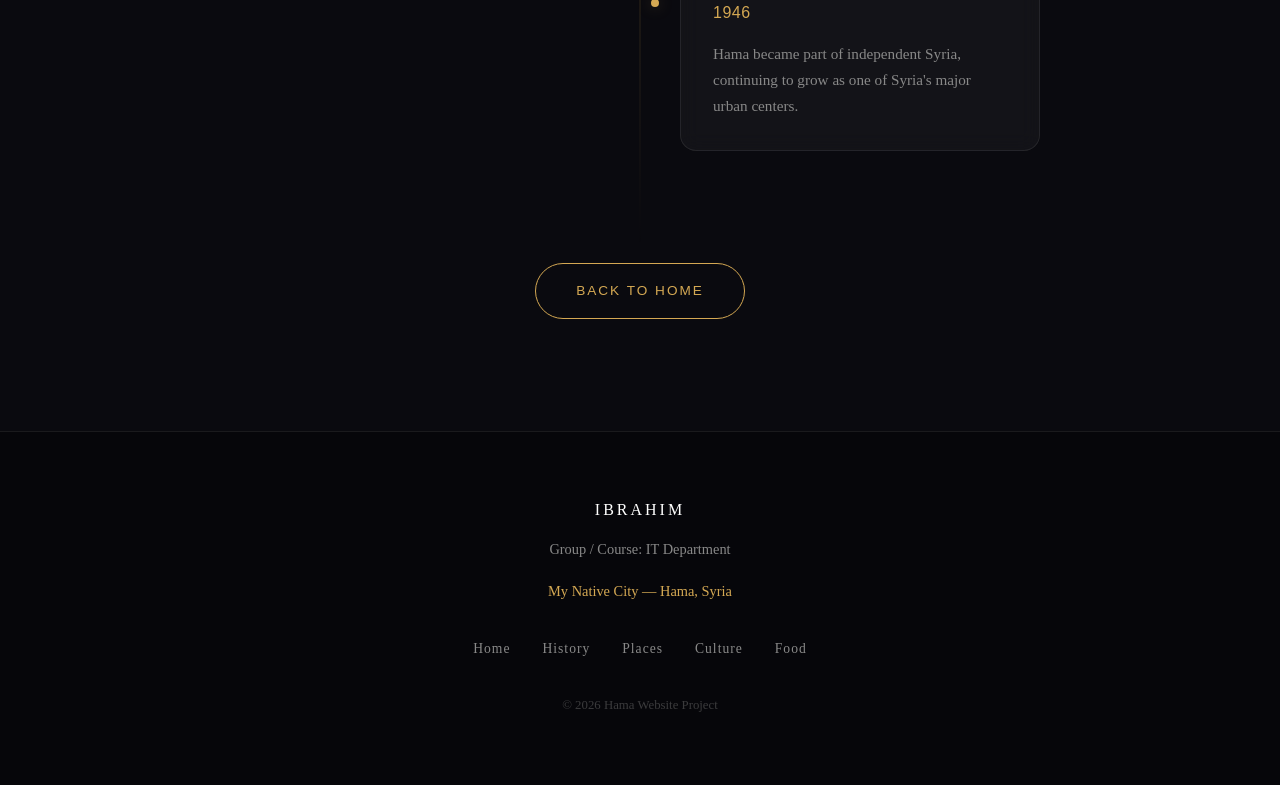
<file: history.html>
<!DOCTYPE html>
<html lang="en">
<head>
  <meta charset="UTF-8">
  <meta name="viewport" content="width=device-width, initial-scale=1.0">
  <title>History of Hama</title>
  <link rel="stylesheet" href="css/style.css">
</head>
<body>

  <nav class="navbar">
    <a href="index.html" class="logo">Hama <span>Syria</span></a>
    <ul class="nav-links">
      <li><a href="index.html">Home</a></li>
      <li><a href="history.html" class="active">History</a></li>
      <li><a href="places.html">Places</a></li>
      <li><a href="culture.html">Culture</a></li>
      <li><a href="gallery.html">Gallery</a></li>
      <li><a href="food.html">Food</a></li>
      <li><a href="facts.html">Facts</a></li>
    </ul>
    <button class="hamburger" aria-label="Menu">
      <span></span><span></span><span></span>
    </button>
  </nav>

  <header class="page-header" style="background-image: url('images/norias.jpg'); background-size: cover; background-position: center;">
    <h1>History</h1>
    <p>Over 8,000 years of civilization on the banks of the Orontes</p>
  </header>

  <section class="section">
    <div class="container">
      <div class="section-title">
        <h2>A Journey Through Time</h2>
        <p>Key moments in the history of one of the world's oldest cities</p>
      </div>

      <div class="timeline">
        <div class="timeline-item">
          <h3>6000 BC</h3>
          <p>Hama was first settled around 6000 BC, making it one of the oldest continuously inhabited cities in the world. The ancient city was known as "Hamath."</p>
        </div>
        <div class="timeline-item">
          <h3>2300 BC</h3>
          <p>The Kingdom of Hamath became a powerful Amorite state, mentioned in the Egyptian records of Pharaoh Thutmose III.</p>
        </div>
        <div class="timeline-item">
          <h3>720 BC</h3>
          <p>The Assyrian king Sargon II conquered Hamath, ending its independence. The city became an important provincial capital.</p>
        </div>
        <div class="timeline-item">
          <h3>332 BC</h3>
          <p>After Alexander the Great's conquest, Hama became part of the Seleucid Empire. Greek culture influenced the city.</p>
        </div>
        <div class="timeline-item">
          <h3>64 BC</h3>
          <p>The Roman general Pompey incorporated Hama into the Roman province of Syria. The city thrived with impressive temples and theaters.</p>
        </div>
        <div class="timeline-item">
          <h3>636 AD</h3>
          <p>Arab Muslim forces under Khalid ibn al-Walid conquered Hama. The city became an important center of Islamic culture.</p>
        </div>
        <div class="timeline-item">
          <h3>10th–12th Century</h3>
          <p>During the Umayyad and Abbasid periods, Hama flourished as a center of science, literature, and trade.</p>
        </div>
        <div class="timeline-item">
          <h3>1108</h3>
          <p>The Crusaders besieged Hama but failed to capture it. The city remained under Muslim control under the Ayyubid dynasty.</p>
        </div>
        <div class="timeline-item">
          <h3>1300s</h3>
          <p>Under Mamluk rule, Hama became an important administrative center with many beautiful buildings and mosques.</p>
        </div>
        <div class="timeline-item">
          <h3>1516</h3>
          <p>Hama became part of the Ottoman Empire. The city experienced a cultural renaissance with new architectural styles.</p>
        </div>
        <div class="timeline-item">
          <h3>1918</h3>
          <p>After World War I, Hama came under French mandate. The city played a significant role in the Syrian national movement.</p>
        </div>
        <div class="timeline-item">
          <h3>1946</h3>
          <p>Hama became part of independent Syria, continuing to grow as one of Syria's major urban centers.</p>
        </div>
      </div>

      <div style="text-align: center; margin-top: 3rem;">
        <a href="index.html" class="btn">Back to Home</a>
      </div>
    </div>
  </section>

  <footer class="footer">
    <div class="footer-content">
      <h3>Ibrahim</h3>
      <p>Group / Course: IT Department</p>
      <p class="project-title">My Native City — Hama, Syria</p>
      <div class="footer-links">
        <a href="index.html">Home</a>
        <a href="history.html">History</a>
        <a href="places.html">Places</a>
        <a href="culture.html">Culture</a>
        <a href="food.html">Food</a>
      </div>
      <p style="margin-top: 2rem; font-size: 0.8rem; opacity: 0.4;">&copy; 2026 Hama Website Project</p>
    </div>
  </footer>

  <script src="js/main.js"></script>
</body>
</html>
</file>
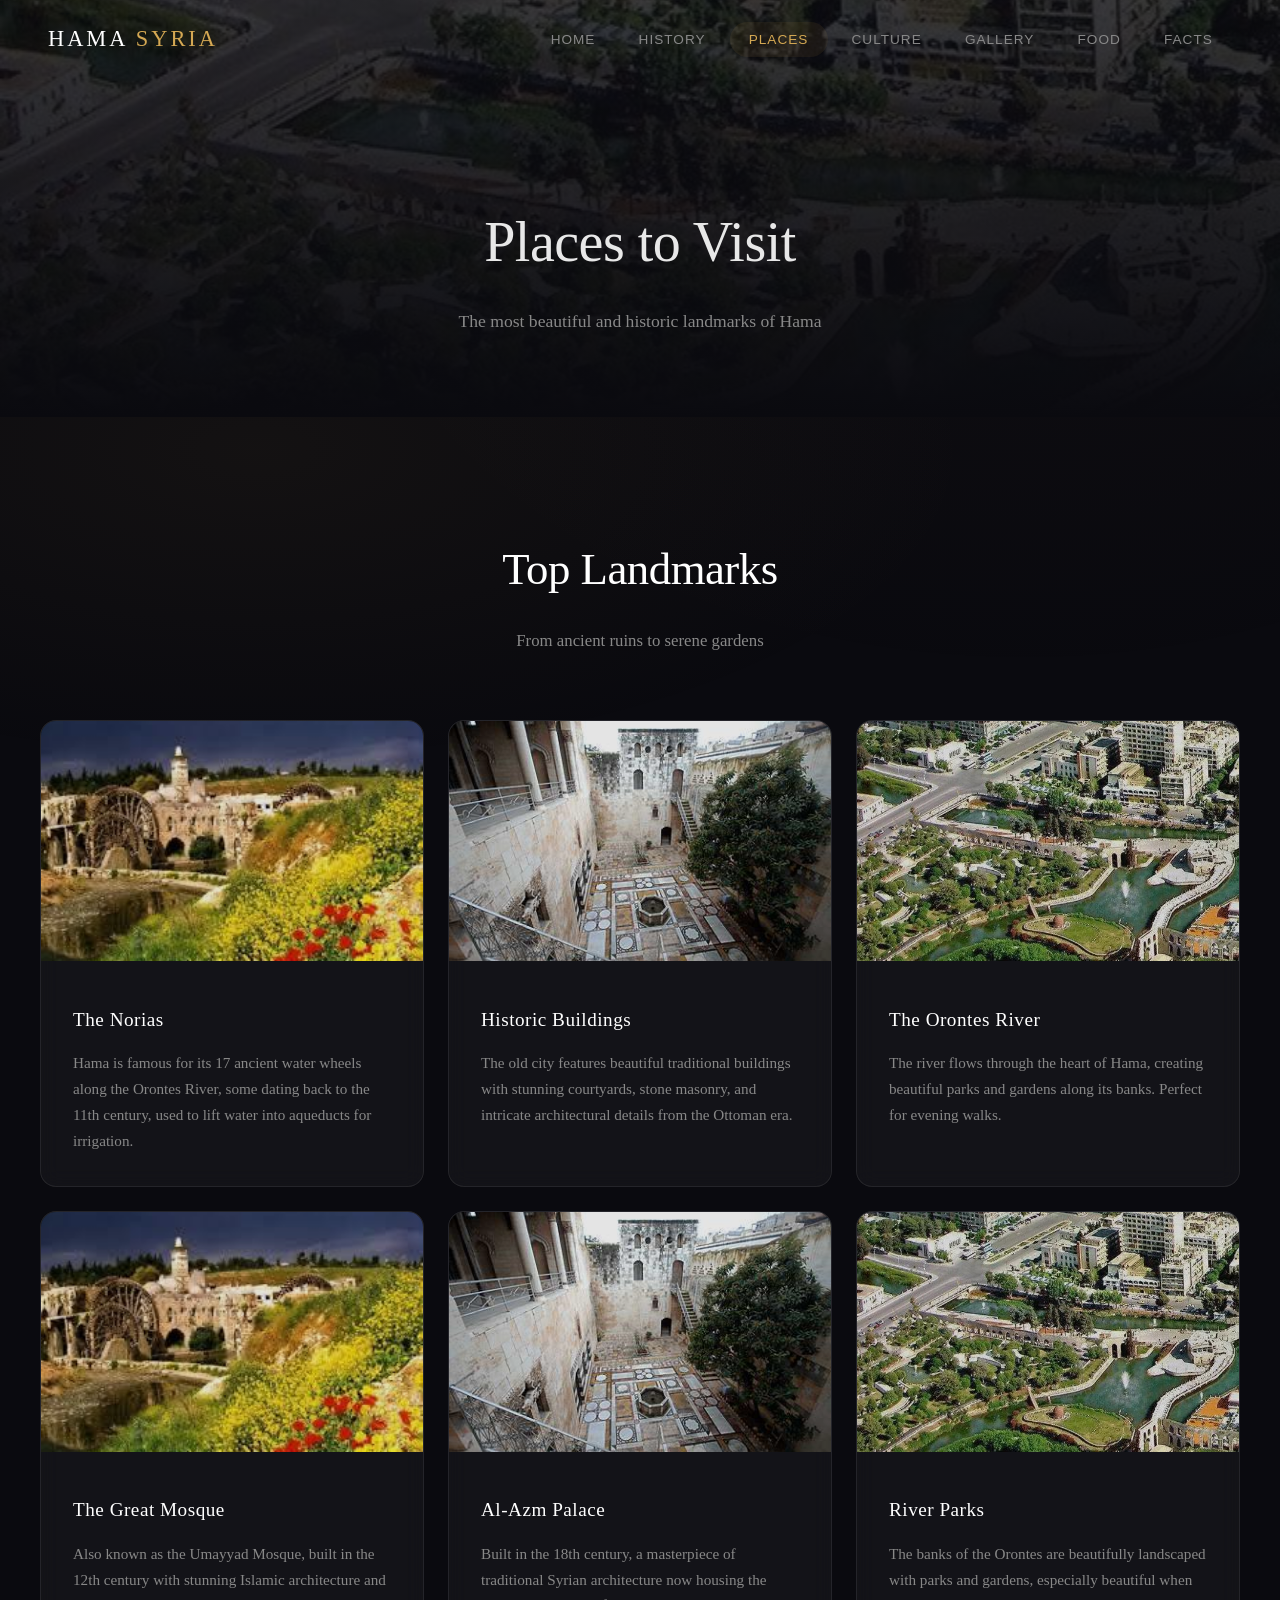
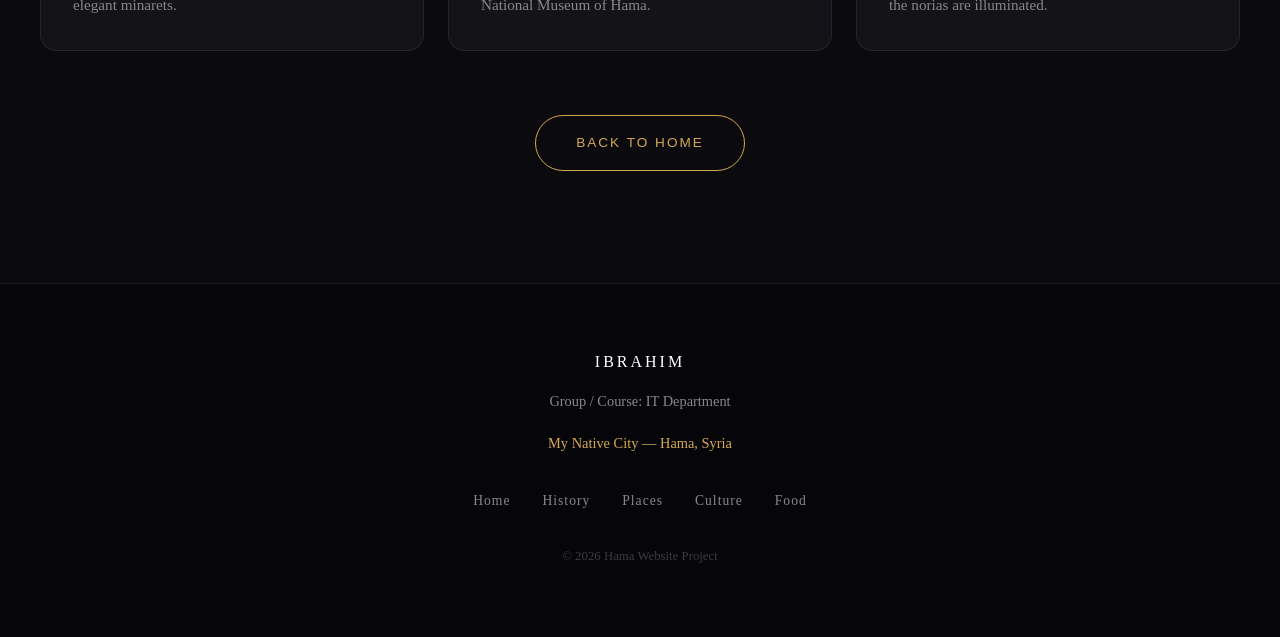
<file: places.html>
<!DOCTYPE html>
<html lang="en">
<head>
  <meta charset="UTF-8">
  <meta name="viewport" content="width=device-width, initial-scale=1.0">
  <title>Places to Visit in Hama</title>
  <link rel="stylesheet" href="css/style.css">
</head>
<body>

  <nav class="navbar">
    <a href="index.html" class="logo">Hama <span>Syria</span></a>
    <ul class="nav-links">
      <li><a href="index.html">Home</a></li>
      <li><a href="history.html">History</a></li>
      <li><a href="places.html" class="active">Places</a></li>
      <li><a href="culture.html">Culture</a></li>
      <li><a href="gallery.html">Gallery</a></li>
      <li><a href="food.html">Food</a></li>
      <li><a href="facts.html">Facts</a></li>
    </ul>
    <button class="hamburger" aria-label="Menu">
      <span></span><span></span><span></span>
    </button>
  </nav>

  <header class="page-header" style="background-image: url('images/aerial-view.jpg'); background-size: cover; background-position: center;">
    <h1>Places to Visit</h1>
    <p>The most beautiful and historic landmarks of Hama</p>
  </header>

  <section class="section">
    <div class="container">
      <div class="section-title">
        <h2>Top Landmarks</h2>
        <p>From ancient ruins to serene gardens</p>
      </div>

      <div class="cards-grid">
        <div class="card">
          <img src="images/norias.jpg" alt="Norias of Hama" class="card-img">
          <div class="card-body">
            <h3>The Norias</h3>
            <p>Hama is famous for its 17 ancient water wheels along the Orontes River, some dating back to the 11th century, used to lift water into aqueducts for irrigation.</p>
          </div>
        </div>
        <div class="card">
          <img src="images/courtyard.jpg" alt="Historic Building" class="card-img">
          <div class="card-body">
            <h3>Historic Buildings</h3>
            <p>The old city features beautiful traditional buildings with stunning courtyards, stone masonry, and intricate architectural details from the Ottoman era.</p>
          </div>
        </div>
        <div class="card">
          <img src="images/aerial-view.jpg" alt="Orontes River" class="card-img">
          <div class="card-body">
            <h3>The Orontes River</h3>
            <p>The river flows through the heart of Hama, creating beautiful parks and gardens along its banks. Perfect for evening walks.</p>
          </div>
        </div>
        <div class="card">
          <img src="images/norias.jpg" alt="Great Mosque" class="card-img">
          <div class="card-body">
            <h3>The Great Mosque</h3>
            <p>Also known as the Umayyad Mosque, built in the 12th century with stunning Islamic architecture and elegant minarets.</p>
          </div>
        </div>
        <div class="card">
          <img src="images/courtyard.jpg" alt="Al-Azm Palace" class="card-img">
          <div class="card-body">
            <h3>Al-Azm Palace</h3>
            <p>Built in the 18th century, a masterpiece of traditional Syrian architecture now housing the National Museum of Hama.</p>
          </div>
        </div>
        <div class="card">
          <img src="images/aerial-view.jpg" alt="Parks" class="card-img">
          <div class="card-body">
            <h3>River Parks</h3>
            <p>The banks of the Orontes are beautifully landscaped with parks and gardens, especially beautiful when the norias are illuminated.</p>
          </div>
        </div>
      </div>

      <div style="text-align: center; margin-top: 4rem;">
        <a href="index.html" class="btn">Back to Home</a>
      </div>
    </div>
  </section>

  <footer class="footer">
    <div class="footer-content">
      <h3>Ibrahim</h3>
      <p>Group / Course: IT Department</p>
      <p class="project-title">My Native City — Hama, Syria</p>
      <div class="footer-links">
        <a href="index.html">Home</a>
        <a href="history.html">History</a>
        <a href="places.html">Places</a>
        <a href="culture.html">Culture</a>
        <a href="food.html">Food</a>
      </div>
      <p style="margin-top: 2rem; font-size: 0.8rem; opacity: 0.4;">&copy; 2026 Hama Website Project</p>
    </div>
  </footer>

  <script src="js/main.js"></script>
</body>
</html>
</file>
<file: css/style.css>
/* ===== RESET & BASE ===== */
*,
*::before,
*::after {
  margin: 0;
  padding: 0;
  box-sizing: border-box;
}

:root {
  --bg: #0a0a0f;
  --bg-card: rgba(255, 255, 255, 0.04);
  --bg-glass: rgba(255, 255, 255, 0.06);
  --border: rgba(255, 255, 255, 0.08);
  --text: #e8e8e8;
  --text-muted: #888;
  --gold: #d4a853;
  --gold-glow: rgba(212, 168, 83, 0.3);
  --accent: #c9956b;
  --white: #ffffff;
  --radius: 16px;
  --transition: 0.4s cubic-bezier(0.25, 0.46, 0.45, 0.94);
}

html {
  scroll-behavior: smooth;
}

body {
  font-family: 'Georgia', 'Times New Roman', serif;
  color: var(--text);
  background: var(--bg);
  line-height: 1.8;
  overflow-x: hidden;
}

body::before {
  content: '';
  position: fixed;
  top: 0;
  left: 0;
  width: 100%;
  height: 100%;
  background:
    radial-gradient(ellipse at 20% 50%, rgba(212, 168, 83, 0.05) 0%, transparent 50%),
    radial-gradient(ellipse at 80% 20%, rgba(201, 149, 107, 0.03) 0%, transparent 50%);
  pointer-events: none;
  z-index: -1;
}

a {
  text-decoration: none;
  color: inherit;
}

img {
  max-width: 100%;
  height: auto;
}

/* ===== NAVIGATION ===== */
.navbar {
  position: fixed;
  top: 0;
  left: 0;
  right: 0;
  z-index: 1000;
  padding: 1.2rem 3rem;
  display: flex;
  align-items: center;
  justify-content: space-between;
  transition: var(--transition);
}

.navbar.scrolled {
  background: rgba(10, 10, 15, 0.9);
  backdrop-filter: blur(20px);
  border-bottom: 1px solid var(--border);
  padding: 0.8rem 3rem;
}

.navbar .logo {
  font-size: 1.4rem;
  font-weight: 400;
  color: var(--white);
  letter-spacing: 3px;
  text-transform: uppercase;
}

.navbar .logo span {
  color: var(--gold);
}

.nav-links {
  display: flex;
  list-style: none;
  gap: 0.3rem;
}

.nav-links a {
  color: var(--text-muted);
  padding: 0.6rem 1.2rem;
  border-radius: 100px;
  transition: var(--transition);
  font-size: 0.85rem;
  letter-spacing: 1px;
  text-transform: uppercase;
  font-family: 'Segoe UI', sans-serif;
}

.nav-links a:hover,
.nav-links a.active {
  color: var(--gold);
  background: rgba(212, 168, 83, 0.08);
}

.hamburger {
  display: none;
  flex-direction: column;
  gap: 6px;
  cursor: pointer;
  background: none;
  border: none;
  padding: 5px;
}

.hamburger span {
  width: 24px;
  height: 1.5px;
  background: var(--white);
  transition: var(--transition);
}

/* ===== HERO ===== */
.hero {
  position: relative;
  min-height: 100vh;
  display: flex;
  align-items: center;
  justify-content: center;
  text-align: center;
  overflow: hidden;
}

.hero-carousel {
  position: absolute;
  top: 0;
  left: 0;
  width: 100%;
  height: 100%;
}

.hero-slide {
  position: absolute;
  top: 0;
  left: 0;
  width: 100%;
  height: 100%;
  opacity: 0;
  transition: opacity 2s ease;
  background-size: cover;
  background-position: center;
  transform: scale(1.1);
  animation: heroZoom 20s ease infinite alternate;
}

@keyframes heroZoom {
  from { transform: scale(1); }
  to { transform: scale(1.1); }
}

.hero-slide.active {
  opacity: 1;
}

.hero-overlay {
  position: absolute;
  top: 0;
  left: 0;
  width: 100%;
  height: 100%;
  background: linear-gradient(
    180deg,
    rgba(10, 10, 15, 0.7) 0%,
    rgba(10, 10, 15, 0.4) 40%,
    rgba(10, 10, 15, 0.8) 100%
  );
}

.hero-content {
  position: relative;
  z-index: 1;
  max-width: 900px;
  padding: 2rem;
}

.hero-content h1 {
  font-size: 4.5rem;
  font-weight: 400;
  margin-bottom: 1.5rem;
  line-height: 1.1;
  letter-spacing: -1px;
}

.hero-content h1 span {
  color: var(--gold);
  font-style: italic;
}

.hero-content p {
  font-size: 1.2rem;
  color: var(--text-muted);
  margin-bottom: 2.5rem;
  max-width: 600px;
  margin-left: auto;
  margin-right: auto;
}

.hero-btn {
  display: inline-block;
  padding: 1rem 3rem;
  border: 1px solid var(--gold);
  color: var(--gold);
  font-size: 0.85rem;
  letter-spacing: 3px;
  text-transform: uppercase;
  transition: var(--transition);
  font-family: 'Segoe UI', sans-serif;
}

.hero-btn:hover {
  background: var(--gold);
  color: var(--bg);
  box-shadow: 0 0 40px var(--gold-glow);
}

.carousel-dots {
  position: absolute;
  bottom: 40px;
  left: 50%;
  transform: translateX(-50%);
  display: flex;
  gap: 12px;
  z-index: 2;
}

.carousel-dots .dot {
  width: 8px;
  height: 8px;
  border-radius: 50%;
  background: rgba(255, 255, 255, 0.3);
  cursor: pointer;
  transition: var(--transition);
  border: none;
}

.carousel-dots .dot.active {
  background: var(--gold);
  width: 30px;
  border-radius: 10px;
}

/* ===== SECTIONS ===== */
.section {
  padding: 7rem 2rem;
  position: relative;
}

.section-alt {
  background: rgba(255, 255, 255, 0.01);
}

.container {
  max-width: 1200px;
  margin: 0 auto;
}

.section-title {
  text-align: center;
  margin-bottom: 4rem;
}

.section-title h2 {
  font-size: 2.8rem;
  font-weight: 400;
  color: var(--white);
  margin-bottom: 1rem;
  letter-spacing: -0.5px;
}

.section-title p {
  color: var(--text-muted);
  font-size: 1.05rem;
  max-width: 550px;
  margin: 0 auto;
}

/* ===== DIVIDER ===== */
.divider {
  width: 60px;
  height: 1px;
  background: var(--gold);
  margin: 0 auto;
  opacity: 0.4;
}

/* ===== CARDS ===== */
.cards-grid {
  display: grid;
  grid-template-columns: repeat(auto-fit, minmax(340px, 1fr));
  gap: 1.5rem;
}

.card {
  background: var(--bg-card);
  border: 1px solid var(--border);
  border-radius: var(--radius);
  overflow: hidden;
  transition: var(--transition);
  backdrop-filter: blur(10px);
}

.card:hover {
  border-color: rgba(212, 168, 83, 0.2);
  transform: translateY(-5px);
  box-shadow: 0 20px 60px rgba(0, 0, 0, 0.3);
}

.card-img {
  width: 100%;
  height: 240px;
  object-fit: cover;
  filter: brightness(0.9);
  transition: var(--transition);
}

.card:hover .card-img {
  filter: brightness(1);
  transform: scale(1.02);
}

.card-body {
  padding: 2rem;
}

.card-body h3 {
  font-size: 1.2rem;
  font-weight: 400;
  color: var(--white);
  margin-bottom: 0.8rem;
  letter-spacing: 0.5px;
}

.card-body p {
  color: var(--text-muted);
  font-size: 0.95rem;
  line-height: 1.7;
}

/* ===== GALLERY ===== */
.gallery-grid {
  display: grid;
  grid-template-columns: repeat(3, 1fr);
  gap: 1rem;
}

.gallery-item {
  position: relative;
  border-radius: var(--radius);
  overflow: hidden;
  cursor: pointer;
  aspect-ratio: 4/3;
  border: 1px solid var(--border);
}

.gallery-item img {
  width: 100%;
  height: 100%;
  object-fit: cover;
  transition: var(--transition);
  filter: brightness(0.85);
}

.gallery-item:hover img {
  transform: scale(1.08);
  filter: brightness(1);
}

.gallery-caption {
  position: absolute;
  bottom: 0;
  left: 0;
  right: 0;
  padding: 1.5rem;
  background: linear-gradient(transparent, rgba(10, 10, 15, 0.95));
  color: var(--text);
  font-size: 0.9rem;
  transform: translateY(100%);
  transition: var(--transition);
  border-top: 1px solid var(--border);
}

.gallery-item:hover .gallery-caption {
  transform: translateY(0);
}

/* ===== MAP ===== */
.map-container {
  width: 100%;
  height: 450px;
  border-radius: var(--radius);
  overflow: hidden;
  border: 1px solid var(--border);
  filter: grayscale(0.3) brightness(0.8);
  transition: var(--transition);
}

.map-container:hover {
  filter: grayscale(0) brightness(1);
  border-color: rgba(212, 168, 83, 0.2);
}

.map-container iframe {
  width: 100%;
  height: 100%;
  border: none;
}

/* ===== TIMELINE ===== */
.timeline {
  position: relative;
  max-width: 800px;
  margin: 0 auto;
  padding: 2rem 0;
}

.timeline::before {
  content: '';
  position: absolute;
  left: 50%;
  transform: translateX(-50%);
  width: 1px;
  height: 100%;
  background: linear-gradient(180deg, transparent, var(--gold), transparent);
}

.timeline-item {
  position: relative;
  width: 45%;
  padding: 2rem;
  background: var(--bg-card);
  border: 1px solid var(--border);
  border-radius: var(--radius);
  margin-bottom: 2rem;
  backdrop-filter: blur(10px);
  transition: var(--transition);
}

.timeline-item:hover {
  border-color: rgba(212, 168, 83, 0.2);
  transform: translateX(5px);
}

.timeline-item:nth-child(odd) {
  margin-left: 0;
}

.timeline-item:nth-child(even) {
  margin-left: auto;
}

.timeline-item::before {
  content: '';
  position: absolute;
  top: 2rem;
  width: 8px;
  height: 8px;
  background: var(--gold);
  border-radius: 50%;
  z-index: 1;
  box-shadow: 0 0 15px var(--gold-glow);
}

.timeline-item:nth-child(odd)::before {
  right: -30px;
}

.timeline-item:nth-child(even)::before {
  left: -30px;
}

.timeline-item h3 {
  color: var(--gold);
  margin-bottom: 0.8rem;
  font-size: 1rem;
  font-weight: 400;
  letter-spacing: 0.5px;
  font-family: 'Segoe UI', sans-serif;
  text-transform: uppercase;
}

.timeline-item p {
  color: var(--text-muted);
  font-size: 0.95rem;
  line-height: 1.7;
}

/* ===== FACTS ===== */
.facts-list {
  max-width: 800px;
  margin: 0 auto;
}

.fact-item {
  display: flex;
  align-items: flex-start;
  gap: 2rem;
  padding: 2rem;
  background: var(--bg-card);
  border: 1px solid var(--border);
  border-radius: var(--radius);
  margin-bottom: 1rem;
  transition: var(--transition);
  backdrop-filter: blur(10px);
}

.fact-item:hover {
  border-color: rgba(212, 168, 83, 0.2);
  transform: translateX(8px);
}

.fact-number {
  flex-shrink: 0;
  width: 50px;
  height: 50px;
  border: 1px solid var(--gold);
  color: var(--gold);
  border-radius: 50%;
  display: flex;
  align-items: center;
  justify-content: center;
  font-size: 1rem;
  font-family: 'Segoe UI', sans-serif;
}

.fact-content h3 {
  color: var(--white);
  margin-bottom: 0.5rem;
  font-weight: 400;
  font-size: 1.05rem;
}

.fact-content p {
  color: var(--text-muted);
  font-size: 0.95rem;
}

/* ===== BUTTONS ===== */
.btn {
  display: inline-block;
  padding: 0.9rem 2.5rem;
  border-radius: 100px;
  font-weight: 400;
  transition: var(--transition);
  cursor: pointer;
  border: 1px solid var(--gold);
  color: var(--gold);
  font-size: 0.85rem;
  letter-spacing: 2px;
  text-transform: uppercase;
  font-family: 'Segoe UI', sans-serif;
  background: transparent;
}

.btn:hover {
  background: var(--gold);
  color: var(--bg);
  box-shadow: 0 0 30px var(--gold-glow);
}

/* ===== EXTERNAL LINKS ===== */
.external-links {
  display: flex;
  gap: 1rem;
  flex-wrap: wrap;
  justify-content: center;
}

.link-card {
  display: flex;
  align-items: center;
  gap: 0.8rem;
  padding: 1rem 2rem;
  background: var(--bg-card);
  border: 1px solid var(--border);
  border-radius: 100px;
  transition: var(--transition);
  font-size: 0.9rem;
  color: var(--text-muted);
  backdrop-filter: blur(10px);
}

.link-card:hover {
  border-color: var(--gold);
  color: var(--gold);
  box-shadow: 0 0 20px var(--gold-glow);
}

.link-card svg {
  width: 16px;
  height: 16px;
}

/* ===== PAGE HEADER ===== */
.page-header {
  padding: 12rem 2rem 5rem;
  text-align: center;
  position: relative;
}

.page-header::before {
  content: '';
  position: absolute;
  top: 0;
  left: 0;
  width: 100%;
  height: 100%;
  background: linear-gradient(180deg, rgba(10, 10, 15, 0.8) 0%, var(--bg) 100%);
}

.page-header h1,
.page-header p {
  position: relative;
  z-index: 1;
}

.page-header h1 {
  font-size: 3.5rem;
  font-weight: 400;
  margin-bottom: 0.8rem;
  letter-spacing: -0.5px;
}

.page-header p {
  font-size: 1.1rem;
  color: var(--text-muted);
}

/* ===== FOOTER ===== */
.footer {
  border-top: 1px solid var(--border);
  padding: 4rem 2rem;
  text-align: center;
  background: rgba(0, 0, 0, 0.3);
}

.footer-content {
  max-width: 600px;
  margin: 0 auto;
}

.footer h3 {
  font-size: 1rem;
  font-weight: 400;
  letter-spacing: 3px;
  text-transform: uppercase;
  margin-bottom: 0.8rem;
  color: var(--white);
}

.footer p {
  color: var(--text-muted);
  font-size: 0.9rem;
  margin-bottom: 0.3rem;
}

.footer .project-title {
  color: var(--gold);
  margin-top: 1rem;
}

.footer-links {
  display: flex;
  justify-content: center;
  gap: 2rem;
  margin-top: 2rem;
  flex-wrap: wrap;
}

.footer-links a {
  color: var(--text-muted);
  transition: var(--transition);
  font-size: 0.85rem;
  letter-spacing: 1px;
}

.footer-links a:hover {
  color: var(--gold);
}

/* ===== RESPONSIVE ===== */
@media (max-width: 768px) {
  .navbar {
    padding: 1rem 1.5rem;
  }

  .navbar.scrolled {
    padding: 0.8rem 1.5rem;
  }

  .nav-links {
    position: fixed;
    top: 0;
    left: 0;
    right: 0;
    bottom: 0;
    background: rgba(10, 10, 15, 0.98);
    flex-direction: column;
    align-items: center;
    justify-content: center;
    gap: 0.5rem;
    transform: translateX(100%);
    opacity: 0;
    transition: var(--transition);
  }

  .nav-links.open {
    transform: translateX(0);
    opacity: 1;
  }

  .nav-links a {
    font-size: 1.1rem;
    padding: 1rem 2rem;
  }

  .hamburger {
    display: flex;
    z-index: 1001;
  }

  .hero-content h1 {
    font-size: 2.5rem;
  }

  .hero-content p {
    font-size: 1rem;
  }

  .section {
    padding: 4rem 1.2rem;
  }

  .section-title h2 {
    font-size: 2rem;
  }

  .cards-grid {
    grid-template-columns: 1fr;
  }

  .gallery-grid {
    grid-template-columns: repeat(2, 1fr);
  }

  .timeline::before {
    left: 20px;
  }

  .timeline-item {
    width: 80%;
    margin-left: 50px !important;
  }

  .timeline-item::before {
    left: -30px !important;
    right: auto !important;
  }

  .fact-item {
    flex-direction: column;
    gap: 1rem;
    align-items: center;
    text-align: center;
  }

  .page-header h1 {
    font-size: 2.2rem;
  }

  .page-header {
    padding: 10rem 1.5rem 3rem;
  }
}

@media (max-width: 480px) {
  .hero-content h1 {
    font-size: 2rem;
  }

  .gallery-grid {
    grid-template-columns: 1fr;
  }

  .external-links {
    flex-direction: column;
    align-items: center;
  }

  .link-card {
    width: 100%;
    justify-content: center;
  }
}
</file>
